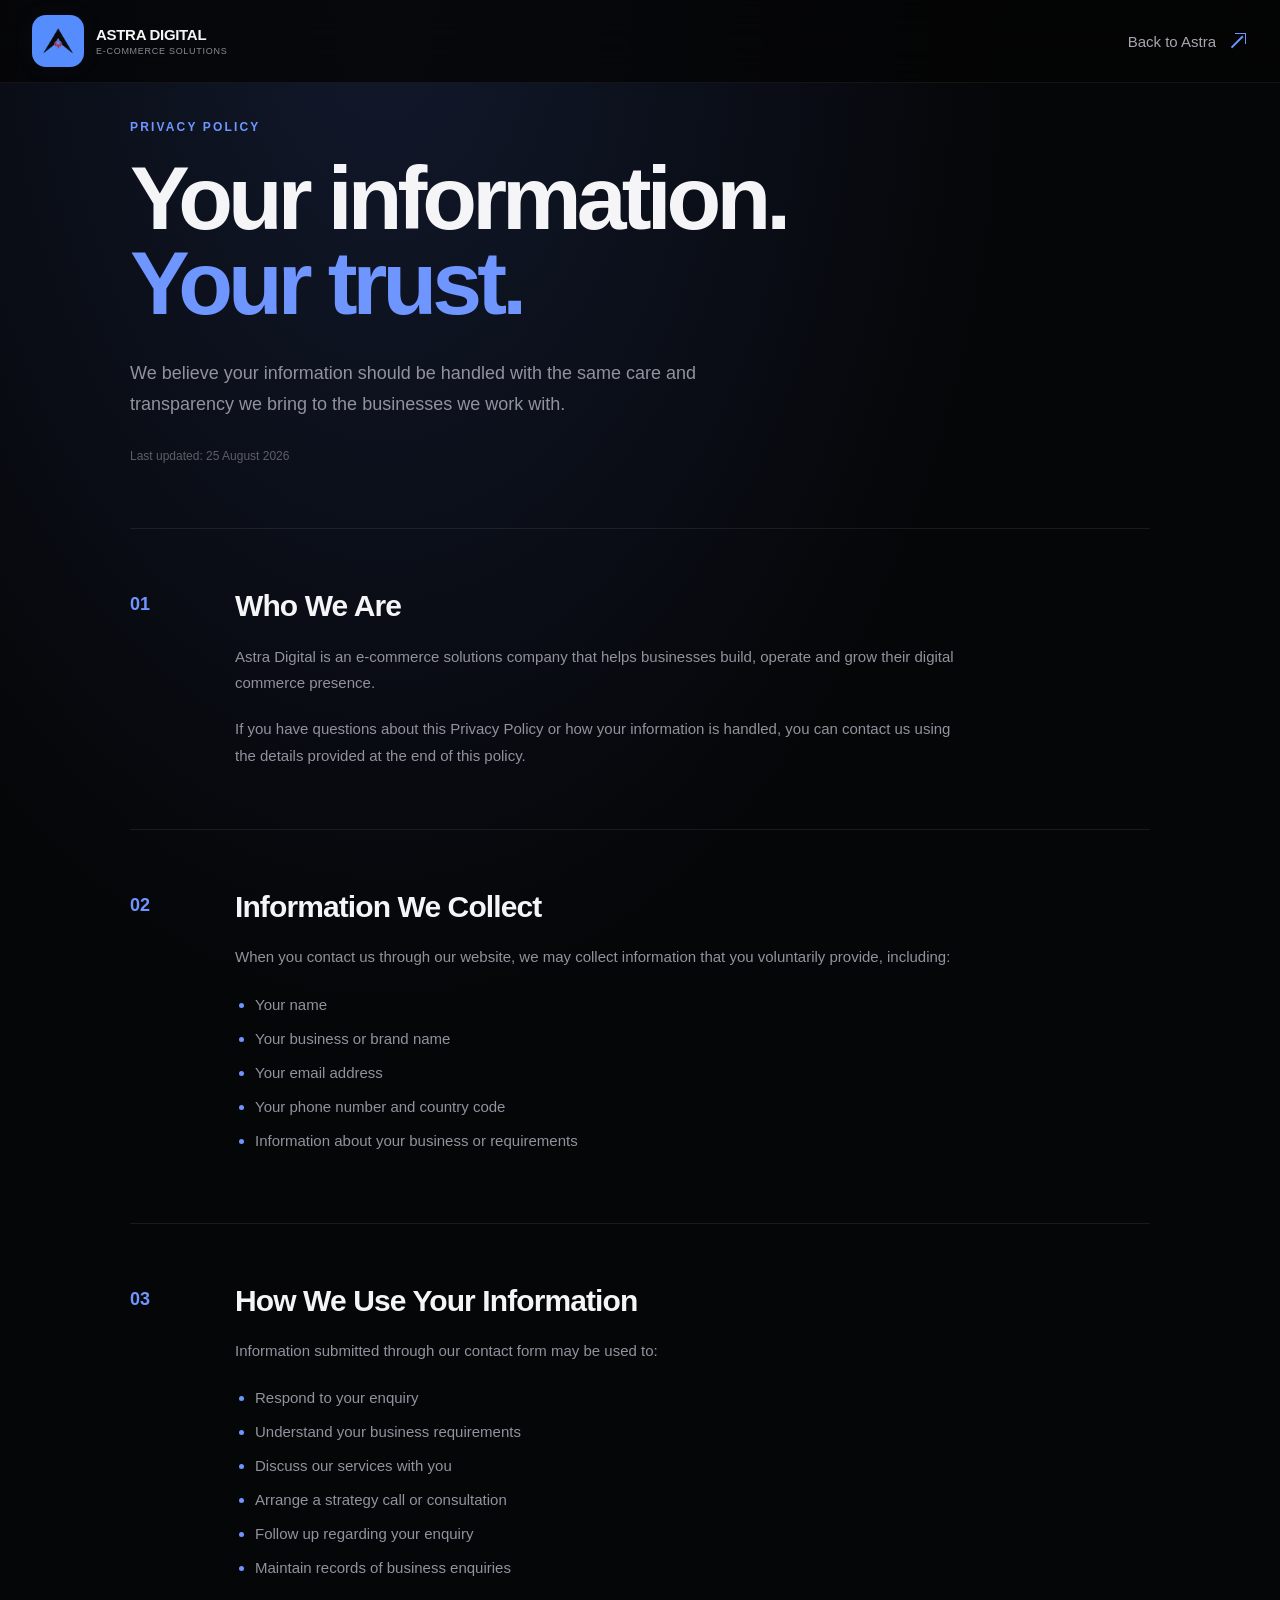
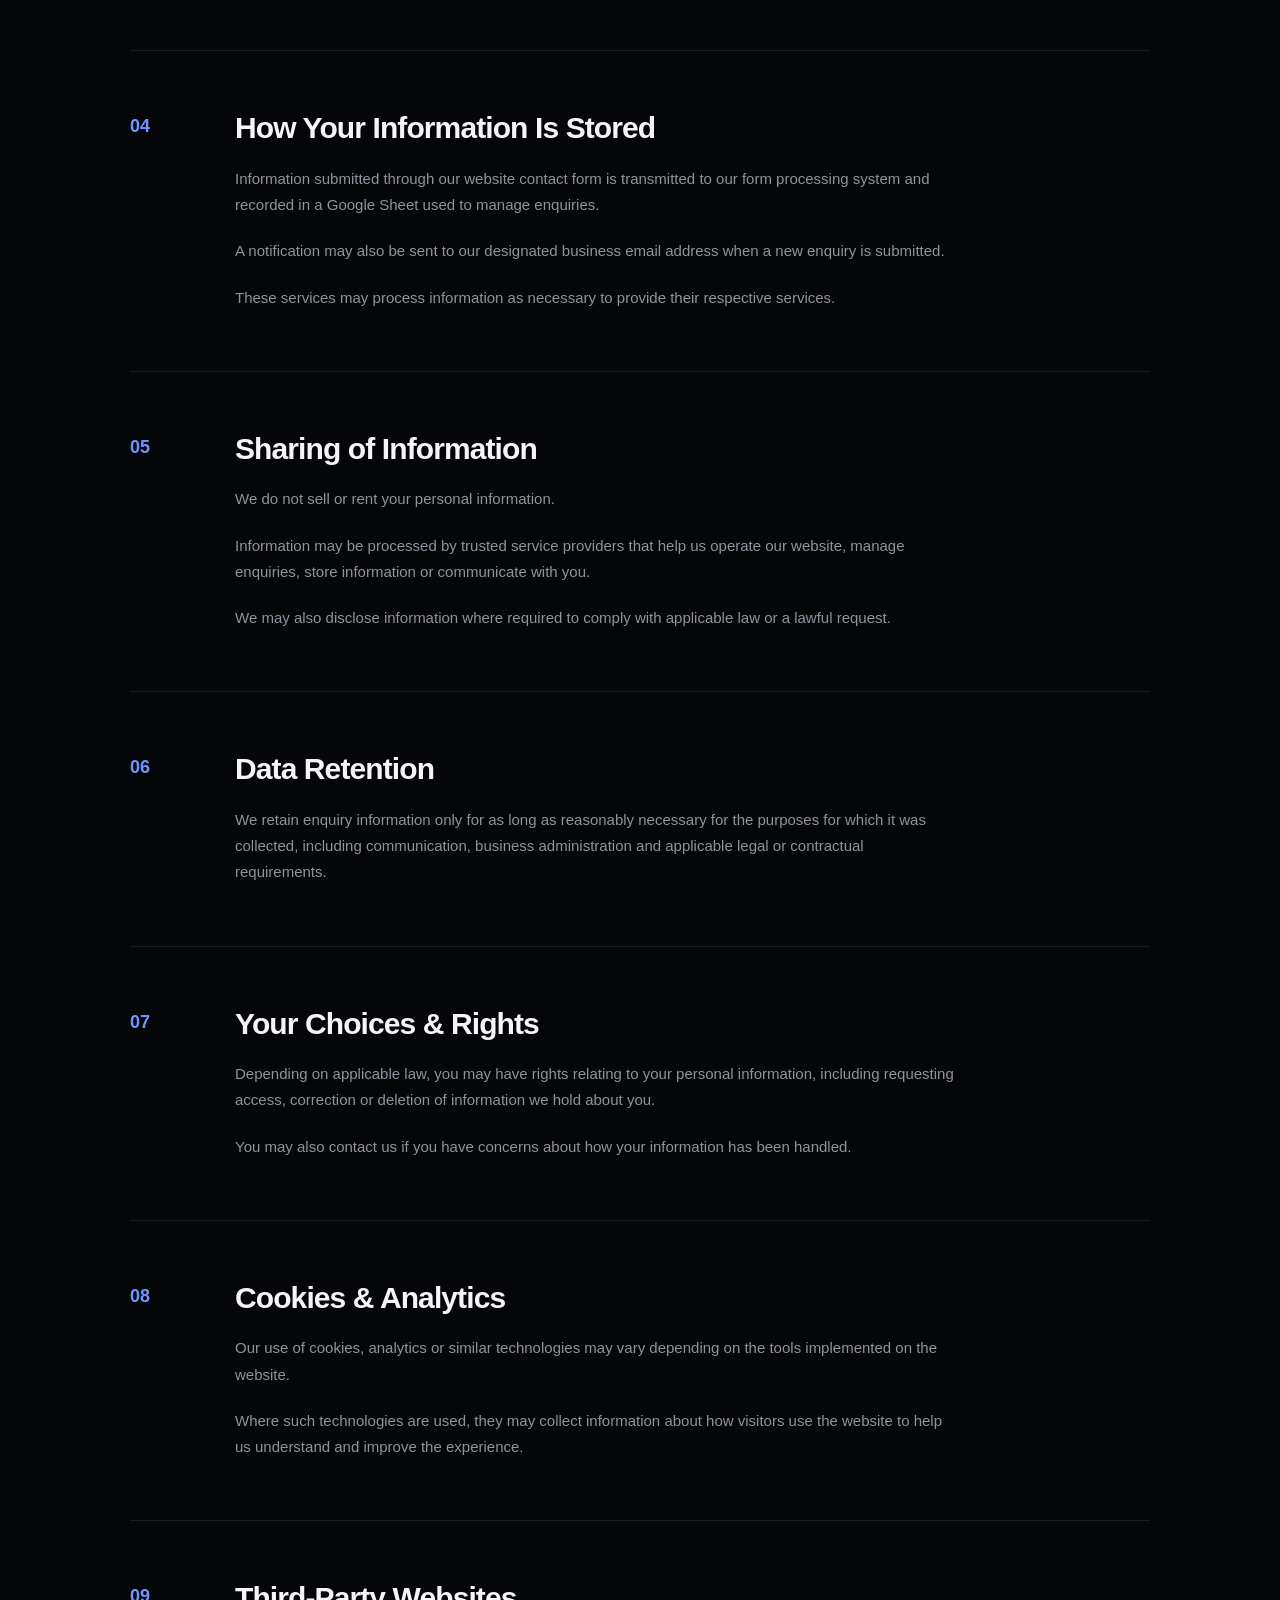
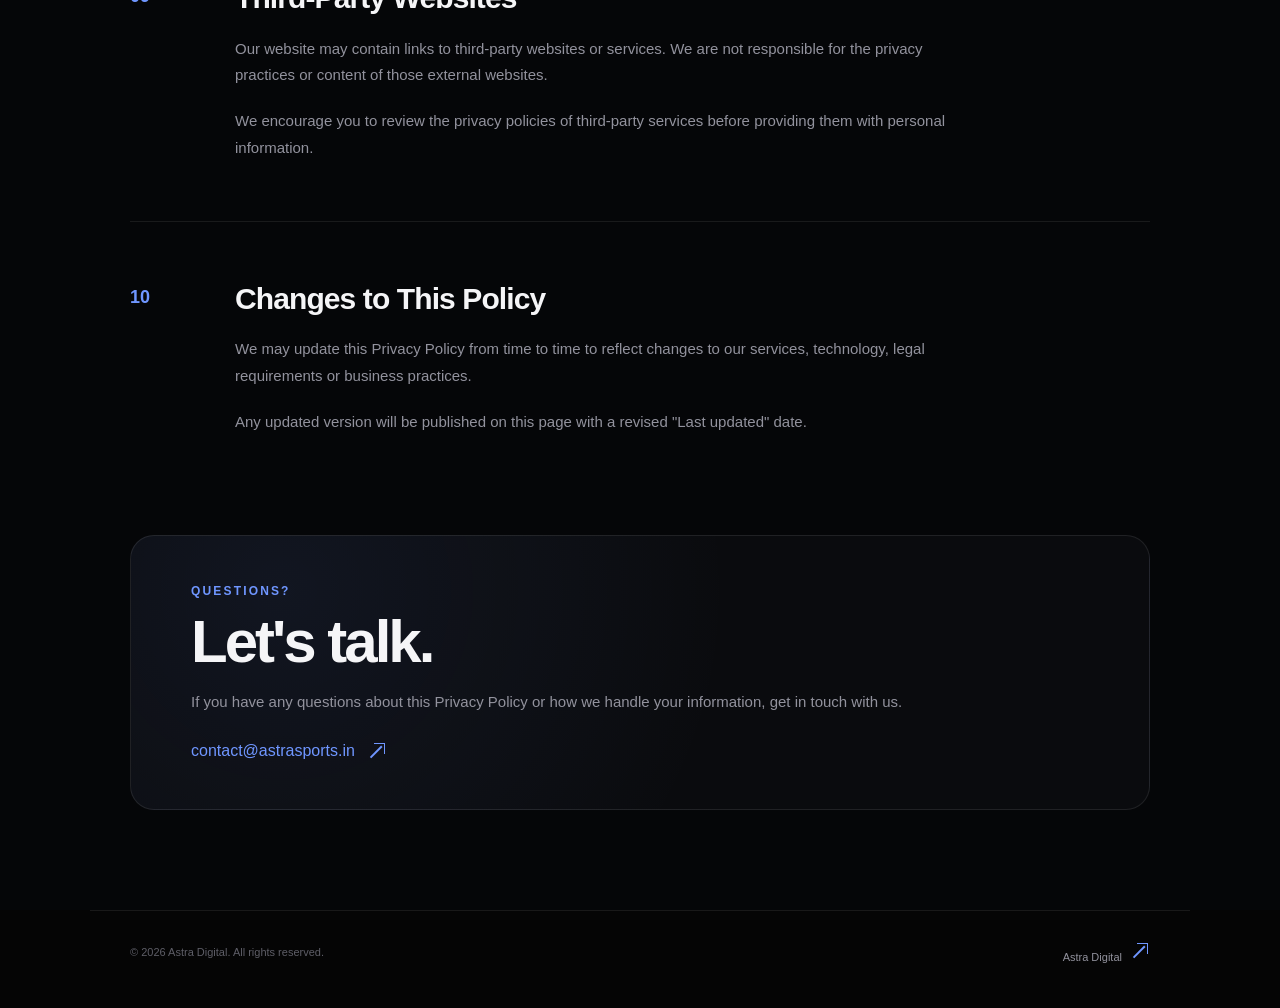
<file: privacy-policy.html>
<!DOCTYPE html>
<html lang="en">

<head>
    <meta charset="UTF-8">

    <meta
        name="viewport"
        content="width=device-width, initial-scale=1.0"
    >

    <title>Privacy Policy — Astra Digital</title>

    <meta
        name="description"
        content="Privacy Policy for Astra Digital — E-Commerce Solutions."
    >

    <link rel="stylesheet" href="css/styles.css">
    <link rel="stylesheet" href="css/privacy-policy.css">
</head>

<body>

   <!-- =====================================================
     PRIVACY PAGE NAVBAR
====================================================== -->

<header class="site-header privacy-header">

  <div class="container nav">

    <a href="index.html" class="logo">
      <span class="logo-mark">
        <img src="assets/images/astra-logo.png" alt="Astra Digital">
      </span>

      <span class="logo-text">
        <strong>ASTRA DIGITAL</strong>
        <small>E-COMMERCE SOLUTIONS</small>
      </span>
    </a>

    <a href="index.html" class="privacy-back">
      Back to Astra
      <span class="arrow arrow-diagonal" aria-hidden="true"></span>
    </a>

  </div>

</header>


    <!-- =========================
         PRIVACY POLICY
    ========================== -->

    <main class="privacy-page">

        <section class="privacy-hero">

            <div class="privacy-label">
                PRIVACY POLICY
            </div>

            <h1>
                Your information.
                <span>Your trust.</span>
            </h1>

            <p class="privacy-intro">
                We believe your information should be handled
                with the same care and transparency we bring
                to the businesses we work with.
            </p>

            <div class="privacy-updated">
                Last updated: 25 August 2026
            </div>

        </section>


        <section class="privacy-content">

            <article class="privacy-block">

                <span class="privacy-number">01</span>

                <div>
                    <h2>Who We Are</h2>

                    <p>
                        Astra Digital is an e-commerce solutions
                        company that helps businesses build,
                        operate and grow their digital commerce
                        presence.
                    </p>

                    <p>
                        If you have questions about this Privacy
                        Policy or how your information is handled,
                        you can contact us using the details provided
                        at the end of this policy.
                    </p>
                </div>

            </article>


            <article class="privacy-block">

                <span class="privacy-number">02</span>

                <div>
                    <h2>Information We Collect</h2>

                    <p>
                        When you contact us through our website,
                        we may collect information that you
                        voluntarily provide, including:
                    </p>

                    <ul>
                        <li>Your name</li>
                        <li>Your business or brand name</li>
                        <li>Your email address</li>
                        <li>Your phone number and country code</li>
                        <li>Information about your business or requirements</li>
                    </ul>

                </div>

            </article>


            <article class="privacy-block">

                <span class="privacy-number">03</span>

                <div>
                    <h2>How We Use Your Information</h2>

                    <p>
                        Information submitted through our contact
                        form may be used to:
                    </p>

                    <ul>
                        <li>Respond to your enquiry</li>
                        <li>Understand your business requirements</li>
                        <li>Discuss our services with you</li>
                        <li>Arrange a strategy call or consultation</li>
                        <li>Follow up regarding your enquiry</li>
                        <li>Maintain records of business enquiries</li>
                    </ul>

                </div>

            </article>


            <article class="privacy-block">

                <span class="privacy-number">04</span>

                <div>
                    <h2>How Your Information Is Stored</h2>

                    <p>
                        Information submitted through our website
                        contact form is transmitted to our form
                        processing system and recorded in a
                        Google Sheet used to manage enquiries.
                    </p>

                    <p>
                        A notification may also be sent to our
                        designated business email address when
                        a new enquiry is submitted.
                    </p>

                    <p>
                        These services may process information
                        as necessary to provide their respective
                        services.
                    </p>

                </div>

            </article>


            <article class="privacy-block">

                <span class="privacy-number">05</span>

                <div>
                    <h2>Sharing of Information</h2>

                    <p>
                        We do not sell or rent your personal
                        information.
                    </p>

                    <p>
                        Information may be processed by trusted
                        service providers that help us operate
                        our website, manage enquiries, store
                        information or communicate with you.
                    </p>

                    <p>
                        We may also disclose information where
                        required to comply with applicable law
                        or a lawful request.
                    </p>

                </div>

            </article>


            <article class="privacy-block">

                <span class="privacy-number">06</span>

                <div>
                    <h2>Data Retention</h2>

                    <p>
                        We retain enquiry information only for as
                        long as reasonably necessary for the
                        purposes for which it was collected,
                        including communication, business
                        administration and applicable legal or
                        contractual requirements.
                    </p>

                </div>

            </article>


            <article class="privacy-block">

                <span class="privacy-number">07</span>

                <div>
                    <h2>Your Choices &amp; Rights</h2>

                    <p>
                        Depending on applicable law, you may have
                        rights relating to your personal information,
                        including requesting access, correction or
                        deletion of information we hold about you.
                    </p>

                    <p>
                        You may also contact us if you have concerns
                        about how your information has been handled.
                    </p>

                </div>

            </article>


            <article class="privacy-block">

                <span class="privacy-number">08</span>

                <div>
                    <h2>Cookies &amp; Analytics</h2>

                    <p>
                        Our use of cookies, analytics or similar
                        technologies may vary depending on the
                        tools implemented on the website.
                    </p>

                    <p>
                        Where such technologies are used, they may
                        collect information about how visitors use
                        the website to help us understand and improve
                        the experience.
                    </p>

                </div>

            </article>


            <article class="privacy-block">

                <span class="privacy-number">09</span>

                <div>
                    <h2>Third-Party Websites</h2>

                    <p>
                        Our website may contain links to third-party
                        websites or services. We are not responsible
                        for the privacy practices or content of
                        those external websites.
                    </p>

                    <p>
                        We encourage you to review the privacy
                        policies of third-party services before
                        providing them with personal information.
                    </p>

                </div>

            </article>


            <article class="privacy-block">

                <span class="privacy-number">10</span>

                <div>
                    <h2>Changes to This Policy</h2>

                    <p>
                        We may update this Privacy Policy from time
                        to time to reflect changes to our services,
                        technology, legal requirements or business
                        practices.
                    </p>

                    <p>
                        Any updated version will be published on
                        this page with a revised "Last updated"
                        date.
                    </p>

                </div>

            </article>


            <!-- =========================
                 CONTACT CTA
            ========================== -->

            <section class="privacy-contact">

                <div class="privacy-label">
                    QUESTIONS?
                </div>

                <h2>
                    Let's talk.
                </h2>

                <p>
                    If you have any questions about this Privacy
                    Policy or how we handle your information,
                    get in touch with us.
                </p>

                <a
                    href="mailto:contact@astrasports.in"
                    class="privacy-email"
                >
                    contact@astrasports.in
                    <span class="arrow arrow-diagonal" aria-hidden="true"></span>
                </a>

            </section>

        </section>

    </main>


    <!-- =========================
         FOOTER
    ========================== -->

    <footer class="privacy-footer">

        <div>
            © 2026 Astra Digital. All rights reserved.
        </div>

        <a href="index.html">
            Astra Digital
           <span class="arrow arrow-diagonal" aria-hidden="true"></span>
        </a>

    </footer>

</body>

</html>
</file>
<file: css/styles.css>
/* =========================================================
   ASTRA DIGITAL
   GLOBAL DESIGN SYSTEM
========================================================= */

:root {
  --bg: #050505;
  --surface: #0f0f0f;
  --surface-2: #131313;
  --surface-3: #181818;

  --text: #f5f5f5;
  --text-soft: #c2c2c8;
  --text-muted: #8b8b95;
  --text-dim: #66666f;

  --blue: #558dff;
  --blue-bright: #6b98ff;
  --purple: #8b5cf6;

  --border: rgba(255, 255, 255, 0.08);
  --border-hover: rgba(255, 255, 255, 0.18);

  --green: #25d366;

  --container: 1280px;
  --gutter: 32px;

  --radius-sm: 12px;
  --radius-md: 16px;
  --radius-lg: 20px;
  --radius-xl: 24px;

  --ease: cubic-bezier(0.22, 1, 0.36, 1);
}


/* =========================================================
   RESET
========================================================= */

* {
  margin: 0;
  padding: 0;
  box-sizing: border-box;
}

html {
  scroll-behavior: smooth;
  background: var(--bg);
}

body {
  min-height: 100vh;

  background: var(--bg);
  color: var(--text);

  font-family: "Inter", sans-serif;

  -webkit-font-smoothing: antialiased;
  -moz-osx-font-smoothing: grayscale;

  overflow-x: hidden;
}

body,
button,
input,
textarea {
  font-family: "Inter", sans-serif;
}

a {
  color: inherit;
  text-decoration: none;
}

button,
input,
textarea {
  border: 0;
  outline: 0;
}

button {
  cursor: pointer;
}

img {
  max-width: 100%;
  display: block;
}

::selection {
  background: rgba(85, 141, 255, 0.35);
  color: #fff;
}


/* =========================================================
   GLOBAL
========================================================= */

.container {
  width: min(calc(100% - (var(--gutter) * 2)), var(--container));
  margin: 0 auto;
}

.section {
  position: relative;
  padding: 80px 0;
  background: var(--bg);
}

.section-label {
  display: inline-block;

  color: #a6a6af;

  font-family: "Inter", sans-serif;
  font-size: 11px;
  font-weight: 600;

  letter-spacing: 0.18em;
  text-transform: uppercase;
}

.section-heading {
  max-width: 760px;
  margin-bottom: 25px;
}

.section-heading.centered {
  margin-left: auto;
  margin-right: auto;
  text-align: center;
}

.section-heading h2 {
  margin-top: 18px;

  font-size: clamp(42px, 5vw, 64px);
  line-height: 1.05;

  letter-spacing: -0.045em;
  font-weight: 700;
}

.section-heading h2 span {
  display: block;

  color: #7d7d86;
}

.section-heading p {
  max-width: 680px;

  margin-top: 22px;

  color: var(--text-muted);

  font-size: 17px;
  line-height: 1.7;
}


/* =========================================================
   NAVBAR
========================================================= */

.site-header {
  position: fixed;

  top: 0;
  left: 0;

  width: 100%;

  z-index: 1000;

  border-bottom: 1px solid rgba(255, 255, 255, 0.06);

  background: rgba(5, 5, 5, 0.78);

  backdrop-filter: blur(20px);
  -webkit-backdrop-filter: blur(20px);
}

.nav {
  height: 82px;

  display: flex;
  align-items: center;
  justify-content: space-between;
}

.logo {
  display: inline-flex;
  align-items: center;

  gap: 12px;

  flex-shrink: 0;
}

.logo-mark {
  width: 52px;
  height: 52px;

  display: grid;
  place-items: center;

  flex-shrink: 0;

  border-radius: 14px;

  background: #558DFF;
  box-shadow: 0 0 25px rgba(85, 141, 255, 0.06);

  overflow: hidden;
}

.logo-mark img {
  width: 46px;
  height: 46px;

  display: block;

  object-fit: contain;
}

.logo-text {
  display: flex;
  flex-direction: column;

  gap: 3px;
}

.logo-text strong {
  font-size: 15px;
  font-weight: 700;

  letter-spacing: -0.02em;
}

.logo-text small {
  color: var(--text-muted);

  font-size: 9px;
  font-weight: 500;

  letter-spacing: 0.08em;
}

.nav-links {
  display: flex;
  align-items: center;

  gap: 36px;

  margin-left: auto;
  margin-right: 55px;
}

.nav-links a {
  color: #a5a5ad;

  font-size: 13px;
  font-weight: 500;

  transition:
    color 0.3s ease;
}

.nav-links a:hover {
  color: #fff;
}

.nav-button {
  display: inline-flex;
  align-items: center;
  justify-content: center;

  gap: 9px;

  min-height: 44px;

  padding: 0 18px;

  border-radius: 12px;

  background: var(--blue);

  color: #fff;

  font-size: 12px;
  font-weight: 600;

  transition:
    transform 0.3s var(--ease),
    background 0.3s ease,
    box-shadow 0.3s ease;
}

.nav-button:hover {
  transform: translateY(-2px);

  background: var(--blue-bright);

  box-shadow:
    0 12px 30px rgba(85, 141, 255, 0.2);
}

.nav-button span {
  font-size: 16px;
}

.mobile-menu-toggle {
  display: none;

  width: 42px;
  height: 42px;

  border: 1px solid var(--border);
  border-radius: 12px;

  background: var(--surface);

  flex-direction: column;
  align-items: center;
  justify-content: center;

  gap: 4px;
}

.mobile-menu-toggle span {
    display: block;

    width: 18px;
    height: 2px;

    border-radius: 10px;

    background: #fff;

    transition:
        transform 0.35s cubic-bezier(0.22, 1, 0.36, 1),
        opacity 0.25s ease;
}

.mobile-menu-toggle.active span:nth-child(1) {
    transform: translateY(4px) rotate(45deg);
}

.mobile-menu-toggle.active span:nth-child(2) {
    opacity: 0;
}

.mobile-menu-toggle.active span:nth-child(3) {
    transform: translateY(-4px) rotate(-45deg);
}

.mobile-menu {
  display: none;
}



/* =========================================================
   BUTTONS
========================================================= */

.button {
  min-height: 54px;

  display: inline-flex;
  align-items: center;
  justify-content: center;

  gap: 10px;

  padding: 0 23px;

  border-radius: 12px;

  font-size: 14px;
  font-weight: 600;

  transition:
    transform 0.3s var(--ease),
    border-color 0.3s ease,
    background 0.3s ease,
    box-shadow 0.3s ease;
}

.button-primary {
  background:
    linear-gradient(
      100deg,
      var(--blue),
      var(--purple)
    );

  color: #fff;

  box-shadow:
    0 14px 35px rgba(85, 141, 255, 0.16);
}

.button-primary:hover {
  transform: translateY(-3px);

  box-shadow:
    0 20px 45px rgba(85, 141, 255, 0.25);
}

.button-secondary {
  border: 1px solid var(--border);

  background: rgba(255, 255, 255, 0.015);

  color: #fff;
}

.button-secondary:hover {
  transform: translateY(-3px);

  border-color: var(--border-hover);

  background: rgba(255, 255, 255, 0.04);
}


/* =========================================================
   HERO — ASTRA DIGITAL
========================================================= */

.hero {
  position: relative;
  min-height: 100vh;

  display: flex;
  align-items: center;

  padding-top: 82px;

  overflow: hidden;

  background:
    radial-gradient(
      900px 500px at 50% 0%,
      rgba(52, 72, 170, 0.18),
      transparent 72%
    ),
    radial-gradient(
      700px 500px at 90% 28%,
      rgba(104, 65, 170, 0.10),
      transparent 72%
    ),
    #050505;
}


/* =========================================================
   HERO ATMOSPHERE
========================================================= */

.hero::before {
  content: "";

  position: absolute;
  inset: 0;

  pointer-events: none;

  background:
    radial-gradient(
      800px 420px at 50% -5%,
      rgba(72, 92, 220, 0.16),
      transparent 72%
    ),
    radial-gradient(
      600px 420px at 82% 30%,
      rgba(122, 73, 190, 0.08),
      transparent 72%
    );

  z-index: 0;
}


/* Soft concentrated glow */

.hero-bg-glow {
  position: absolute;

  width: 1000px;
  height: 560px;

  top: -260px;
  left: 50%;

  transform: translateX(-50%);

  border-radius: 50%;

  background:
    radial-gradient(
      ellipse at center,
      rgba(67, 89, 210, 0.20) 0%,
      rgba(67, 89, 210, 0.10) 32%,
      rgba(67, 89, 210, 0.035) 52%,
      transparent 74%
    );

  filter: blur(42px);

  pointer-events: none;

  z-index: 0;
}


/* Subtle purple atmosphere on the right */

.hero::after {
  content: "";

  position: absolute;

  width: 700px;
  height: 500px;

  top: 100px;
  right: -320px;

  border-radius: 50%;

  background:
    radial-gradient(
      ellipse,
      rgba(126, 76, 190, 0.075),
      transparent 70%
    );

  filter: blur(55px);

  pointer-events: none;

  z-index: 0;
}


/* =========================================================
   HERO CONTAINER
========================================================= */

.hero-container {
  position: relative;
  z-index: 2;

  width: min(
    calc(100% - 64px),
    1180px
  );

  min-height: calc(100vh - 82px);

  margin: 0 auto;

  display: flex;
  align-items: center;
  justify-content: center;

  padding: 70px 0 100px;
}


/* =========================================================
   HERO CONTENT
========================================================= */

.hero-content {
  width: 100%;

  max-width: 1050px;

  margin: 0 auto;

  text-align: center;
}


/* =========================================================
   EYEBROW
========================================================= */

.hero-eyebrow {
  width: fit-content;

  margin: 0 auto 28px;

  display: inline-flex;
  align-items: center;

  gap: 9px;

  padding: 8px 13px;

  border: 1px solid rgba(120, 135, 255, 0.20);

  border-radius: 999px;

  background:
    rgba(65, 78, 170, 0.075);

  color: #a4add2;

  font-size: 10px;
  font-weight: 600;

  letter-spacing: 0.17em;

  box-shadow:
    inset 0 0 20px rgba(80, 100, 255, 0.025);
}

.hero-eyebrow-dot {
  width: 6px;
  height: 6px;

  flex-shrink: 0;

  border-radius: 50%;

  background: #718bff;

  box-shadow:
    0 0 12px rgba(113, 139, 255, 0.8);
}


/* =========================================================
   HEADLINE
========================================================= */

.hero-title {
  max-width: 1050px;

  margin: 0 auto;

  color: #f7f7f8;

  font-size: clamp(58px, 5.35vw, 82px);

  font-weight: 700;

  line-height: 1.02;

  letter-spacing: -0.055em;
}

.hero-title .hero-accent {
  display: inline;

  background:
    linear-gradient(
      90deg,
      #628cff 0%,
      #7284ff 35%,
      #8875f7 68%,
      #9a6de8 100%
    );

  -webkit-background-clip: text;
  background-clip: text;

  -webkit-text-fill-color: transparent;

  color: transparent;
}


/* =========================================================
   DESCRIPTION
========================================================= */

.hero-description {
  max-width: 900px;

  margin: 30px auto 0;

  color: #a6a6b0;

  font-size: 18px;

  line-height: 1.65;

  text-align: center;
}


/* =========================================================
   HERO ACTIONS
========================================================= */

.hero-actions {
  display: flex;

  align-items: center;
  justify-content: center;

  gap: 12px;

  margin-top: 34px;
}


/* =========================================================
   HERO BUTTON
========================================================= */

.hero-btn {
  min-height: 52px;

  display: inline-flex;
  align-items: center;
  justify-content: center;

  gap: 9px;

  padding: 0 21px;

  border-radius: 11px;

  font-size: 12px;
  font-weight: 600;

  transition:
    transform 0.3s var(--ease),
    background 0.3s ease,
    border-color 0.3s ease,
    box-shadow 0.3s ease;
}


/* Primary */

.hero-btn-primary {
  border:
    1px solid rgba(112, 130, 255, 0.55);

  background:
    linear-gradient(
      135deg,
      #587dff 0%,
      #6675ff 50%,
      #7568ef 100%
    );

  color: #fff;

  box-shadow:
    0 12px 32px rgba(76, 100, 255, 0.18);
}

.hero-btn-primary:hover {
  transform: translateY(-2px);

  box-shadow:
    0 16px 38px rgba(76, 100, 255, 0.27);
}

.hero-btn-primary span {
  font-size: 16px;
}


/* Secondary */

.hero-btn-secondary {
  border:
    1px solid rgba(255, 255, 255, 0.10);

  background:
    rgba(255, 255, 255, 0.018);

  color: #d5d5da;
}

.hero-btn-secondary:hover {
  transform: translateY(-2px);

  border-color:
    rgba(255, 255, 255, 0.18);

  background:
    rgba(255, 255, 255, 0.045);
}


/* =========================================================
   TRUST
========================================================= */

.hero-trust {
  display: flex;
  align-items: center;
  justify-content: center;

  gap: 8px;

  margin-top: 22px;

  color: #66666f;

  font-size: 10px;
}

.hero-trust-dot {
  width: 5px;
  height: 5px;

  border-radius: 50%;

  background: #4fbb79;

  box-shadow:
    0 0 8px rgba(79, 187, 121, 0.35);
}


/* =========================================================
   HERO MOBILE
========================================================= */

@media (max-width: 768px) {

  .hero {
    min-height: auto;

    padding-top: 30px;

    background:
      radial-gradient(
        500px 350px at 50% 0%,
        rgba(52, 72, 170, 0.14),
        transparent 72%
      ),
      #050505;
  }

  .hero-container {
    width:
      calc(100% - 40px);

    min-height:
      calc(100vh - 70px);

    padding:
      80px 0
      70px;
  }

  .hero-content {
    max-width: 100%;
  }

  .hero-eyebrow {
    margin-bottom: 22px;

    padding: 7px 11px;

    font-size: 8px;

    letter-spacing: 0.14em;
  }

  .hero-title {
    font-size:
      clamp(43px, 12vw, 58px);

    line-height: 0.99;

    letter-spacing: -0.055em;
  }

  .hero-title span {
    margin-top: 3px;
  }

  .hero-description {
    max-width: 500px;

    margin-top: 23px;

    font-size: 14px;

    line-height: 1.65;
  }

  .hero-actions {
    flex-direction: column;

    width: 100%;

    margin-top: 28px;
  }

  .hero-btn {
    width: 100%;

    min-height: 52px;
  }

  .hero-trust {
    margin-top: 20px;

    font-size: 9px;
  }

  .hero-bg-glow {
    width: 650px;
    height: 400px;

    top: -180px;
  }

  .hero::after {
    width: 450px;
    height: 350px;

    right: -280px;
    top: 180px;
  }
}


@media (max-width: 420px) {

  .hero-container {
    width:
      calc(100% - 32px);

    padding-top: 65px;
  }

  .hero-title {
    font-size: 43px;
  }

  .hero-description {
    font-size: 13px;
  }
}


/* =========================================================
   PARTNERS
========================================================= */

.partners-section {
  border-top: 1px solid rgba(255, 255, 255, 0.05);
}

.platform-grid {
  display: grid;

  grid-template-columns: repeat(4, 1fr);

  gap: 16px;
}

.platform-card {
  position: relative;

  min-height: 290px;

  padding: 30px;

  display: flex;
  flex-direction: column;

  border:
    1px solid var(--border);

  border-radius: var(--radius-lg);

  background: var(--surface);

  transition:
    transform 0.4s var(--ease),
    border-color 0.4s ease,
    background 0.4s ease;
}

.platform-card:hover {
  transform: translateY(-6px);

  border-color: var(--border-hover);

  background: #111115;
}

.platform-logo {
  width: 52px;
  height: 52px;

  display: grid;
  place-items: center;

  margin-bottom: 42px;

  border-radius: 15px;

  font-size: 20px;
  font-weight: 700;
}

.shopify-logo {
  background: rgba(149, 191, 71, 0.12);
  color: #95bf47;
}

.google-logo {
  background: rgba(66, 133, 244, 0.12);
  color: #7da8ff;
}

.meta-logo {
  background: rgba(24, 119, 242, 0.12);
  color: #5b9cff;
}

.platform-content {
  max-width: 330px;
}

.platform-content > span {
  color: var(--text-dim);

  font-size: 9px;
  font-weight: 600;

  letter-spacing: 0.16em;
}

.platform-content h3 {
  margin-top: 10px;

  font-size: 28px;
  font-weight: 600;

  letter-spacing: -0.03em;
}

.platform-content p {
  margin-top: 10px;

  color: var(--text-muted);

  font-size: 13px;
  line-height: 1.6;
}

.card-arrow {
  position: absolute;

  right: 25px;
  bottom: 25px;

  color: #55555d;

  font-size: 18px;

  transition:
    color 0.3s ease,
    transform 0.3s ease;
}

.platform-card:hover .card-arrow {
  color: #fff;

  transform: translate(3px, -3px);
}


/* =====================================================
   SERVICES SECTION
===================================================== */

.services-section {
    width: 100%;
    padding: 120px 0;
    background: #050505;
    color: #f5f5f7;
}

.services-container {
    width: min(1400px, calc(100% - 80px));
    margin: 0 auto;
}


/* =====================================================
   HEADER
===================================================== */

.services-header {
    max-width: 900px;
    margin-bottom: 70px;
}

.services-eyebrow {
    display: block;
    margin-bottom: 18px;

    color: #7fa8ff;

    font-size: 13px;
    font-weight: 600;
    letter-spacing: 4px;
    text-transform: uppercase;
}

.services-title {
    margin: 0 0 22px;

    font-size: clamp(48px, 5vw, 72px);
    line-height: 1.02;
    letter-spacing: -3px;
    font-weight: 650;
}

.services-description {
    max-width: 820px;
    margin: 0;

    color: #9b9ba5;

    font-size: 20px;
    line-height: 1.6;
}


/* =====================================================
   SERVICES GRID
===================================================== */

.services-grid {
    display: grid;
    grid-template-columns: repeat(3, 1fr);
    gap: 20px;
}


/* =====================================================
   SERVICE CARD
===================================================== */

.service-card {
    position: relative;

    min-height: 310px;

    padding: 28px;

    display: flex;
    flex-direction: column;

    background: #101010;

    border: 1px solid #292929;
    border-radius: 18px;

    transition:
        transform 0.3s ease,
        border-color 0.3s ease,
        background 0.3s ease;
}

.service-card:hover {
    transform: translateY(-5px);

    background: #121212;

    border-color: #393939;
}


/* =====================================================
   SERVICE NUMBER
===================================================== */

.service-icon {
    width: 52px;
    height: 52px;

    margin-bottom: 28px;

    display: flex;
    align-items: center;
    justify-content: center;

    background: #1d2536;

    border-radius: 14px;

    color: #86adff;
}

.service-icon span {
    font-size: 14px;
    font-weight: 600;
    letter-spacing: 1px;
}


/* Individual accents */

.service-icon-build {
    color: #91b5ff;
}

.service-icon-grow {
    color: #8faeff;
}

.service-icon-retain {
    color: #a394ff;
}

.service-icon-operate {
    color: #8aaeff;
}

.service-icon-presence {
    color: #91b5ff;
}

.service-icon-marketplace {
    color: #a18fff;
}


/* =====================================================
   CARD CONTENT
===================================================== */

.service-content {
    height: 100%;

    display: flex;
    flex-direction: column;
}

.service-category {
    margin-bottom: 11px;

    color: #73737f;

    font-size: 11px;
    font-weight: 600;
    letter-spacing: 2px;
    text-transform: uppercase;
}

.service-content h3 {
    margin: 0 0 13px;

    color: #f1f1f3;

    font-size: 23px;
    line-height: 1.25;
    font-weight: 600;

    letter-spacing: -0.5px;
}

.service-content p {
    max-width: 430px;

    margin: 0;

    color: #9b9ba5;

    font-size: 16px;
    line-height: 1.55;
}


/* =====================================================
   LEARN MORE
===================================================== */

.service-link {
    width: fit-content;

    margin-top: auto;
    padding-top: 25px;

    display: inline-flex;
    align-items: center;
    gap: 8px;

    color: #82aaff;

    font-size: 16px;
    font-weight: 500;

    text-decoration: none;

    transition:
        gap 0.25s ease,
        color 0.25s ease;
}

.service-link span {
    font-size: 21px;
    line-height: 1;
}

.service-link:hover {
    gap: 13px;
    color: #a5c1ff;
}


/* =====================================================
   TABLET
===================================================== */

@media (max-width: 1000px) {

    .services-grid {
        grid-template-columns: repeat(2, 1fr);
    }

}


/* =====================================================
   MOBILE
===================================================== */

@media (max-width: 700px) {

    .services-section {
        padding: 80px 0 90px;
    }

    .services-container {
        width: calc(100% - 40px);
    }

    .services-header {
        margin-bottom: 45px;
    }

    .services-eyebrow {
        margin-bottom: 15px;

        font-size: 12px;
        letter-spacing: 3px;
    }

    .services-title {
        margin-bottom: 18px;

        font-size: 44px;
        line-height: 1.02;
        letter-spacing: -2px;
    }

    .services-description {
        font-size: 17px;
        line-height: 1.6;
    }

    .services-grid {
        grid-template-columns: 1fr;
        gap: 16px;
    }

    .service-card {
        min-height: 285px;
        padding: 24px;

        border-radius: 16px;
    }

    .service-icon {
        width: 48px;
        height: 48px;

        margin-bottom: 24px;

        border-radius: 13px;
    }

    .service-content h3 {
        font-size: 21px;
    }

    .service-content p {
        font-size: 16px;
    }

    .service-link {
        padding-top: 22px;
    }

}

/* =====================================================
   SERVICES — DESKTOP CARD LAYOUT
===================================================== */

.service-card {
    display: grid;
    grid-template-columns: 60px minmax(0, 1fr);
    column-gap: 20px;
}


/* NUMBER */

.service-icon {
    grid-column: 1;
    grid-row: 1;

    margin: 0;
}


/* CATEGORY + HEADING */

.service-content {
    grid-column: 2;
    grid-row: 1;

    min-width: 0;
}


/* CATEGORY */

.service-category {
    margin: 0 0 12px;
}


/* HEADING */

.service-card h3 {
    margin: 0;
}


/* PARAGRAPH — FULL WIDTH */

.service-card > p {
    grid-column: 1 / -1;
    grid-row: 2;

    margin: 25px 0 0;
}

.service-card h3 {
    margin: 0;
    min-height: 60px;
}

/* LEARN MORE — FULL WIDTH */

.service-card > .service-link {
    grid-column: 1 / -1;
    grid-row: 3;

    margin-top: 0px;
}


/* =====================================================
   SELECTED WORK
===================================================== */

.work-section {
    width: 100%;
    padding: 120px 0 80px;

    background: #050505;
    color: #f5f5f7;
}

.work-container {
    width: min(1440px, calc(100% - 80px));
    margin: 0 auto;
}


/* =====================================================
   HEADER
===================================================== */

.work-header {
    display: grid;
    grid-template-columns: minmax(0, 1fr) 360px;
    gap: 80px;

    align-items: end;

    margin-bottom: 70px;
}

.work-eyebrow {
    display: block;

    margin-bottom: 20px;

    color: #6f96ff;

    font-size: 12px;
    font-weight: 600;
    letter-spacing: 3px;

    text-transform: uppercase;
}

.work-heading h2 {
    max-width: 800px;

    margin: 0;

    color: #f5f5f7;

    font-size: clamp(52px, 5vw, 78px);
    line-height: 0.98;

    letter-spacing: -4px;
    font-weight: 650;
}

.work-heading h2 span {
    display: block;
    color: #6f96ff;
}


.work-intro {
    margin: 0;

    color: #a0a0aa;

    font-size: 17px;
    line-height: 1.55;
}


/* =====================================================
   WORK GRID
===================================================== */

.work-grid {
    display: grid;

    grid-template-columns: repeat(3, 1fr);

    gap: 18px;
}


/* =====================================================
   WORK CARD
===================================================== */

.work-card {
    display: block;

    overflow: hidden;

    background: #101010;

    border: 1px solid #272727;
    border-radius: 20px;

    color: inherit;
    text-decoration: none;

    transition:
        transform 0.35s ease,
        border-color 0.35s ease;
}

.work-card:hover {
    transform: translateY(-6px);

    border-color: #3a3a3a;
}


/* =====================================================
   WEBSITE SHOWCASE IMAGE
===================================================== */

.work-image {
    position: relative;

    width: 100%;

    overflow: hidden;

    background: #111;

    line-height: 0;
}

.work-image img {
    display: block;

    width: 100%;
    height: auto;

    object-fit: contain;

    transition: transform 0.5s ease;
}

.work-card:hover .work-image img {
    transform: scale(1.02);
}


/* =====================================================
   IMAGE OVERLAY
   Optional — keep subtle
===================================================== */

.work-image-overlay {
    position: absolute;

    inset: 0;

    pointer-events: none;

    background:
        linear-gradient(
            180deg,
            rgba(0, 0, 0, 0.02) 0%,
            rgba(0, 0, 0, 0.04) 55%,
            rgba(0, 0, 0, 0.20) 100%
        );
}


/* =====================================================
   BRAND NAME OVERLAY
   Optional
===================================================== */

.work-brand {
    position: absolute;

    inset: 0;

    display: flex;
    align-items: center;
    justify-content: center;

    color: #ffffff;

    font-size: 28px;
    font-weight: 650;

    letter-spacing: -1px;

    text-shadow:
        0 2px 20px rgba(0, 0, 0, 0.35);

    pointer-events: none;
}


/* =====================================================
   CARD CONTENT
===================================================== */

.work-card-content {
    min-height: 128px;

    padding: 25px 27px;

    display: flex;
    align-items: flex-end;
    justify-content: space-between;

    gap: 20px;
}

.work-category {
    display: block;

    margin-bottom: 10px;

    color: #686871;

    font-size: 10px;
    font-weight: 600;

    letter-spacing: 2px;

    text-transform: uppercase;
}

.work-card-content h3 {
    margin: 0 0 5px;

    color: #eeeeef;

    font-size: 23px;
    line-height: 1.2;

    font-weight: 600;
}

.work-card-content p {
    margin: 0;

    color: #777780;

    font-size: 13px;
}

.work-arrow {
    flex-shrink: 0;

    color: #777780;

    font-size: 28px;
    font-weight: 300;

    transition:
        transform 0.3s ease,
        color 0.3s ease;
}

.work-card:hover .work-arrow {
    color: #9ab8ff;

    transform: translate(3px, -3px);
}


/* =====================================================
   TRUSTED BRANDS
===================================================== */

.trusted-brands {
    margin-top: 75px;
    padding-top: 28px;

    border-top: 1px solid #202020;

    display: flex;
    align-items: center;
    justify-content: space-between;

    gap: 50px;
}

.trusted-label {
    flex-shrink: 0;

    color: #686871;

    font-size: 11px;
    font-weight: 600;

    letter-spacing: 2.5px;
    text-transform: uppercase;

    white-space: nowrap;
}


/* =====================================================
   TRUSTED BRANDS — LOGO STRIP
===================================================== */

.trusted-logo-strip {
    flex: 1;

    display: flex;
    align-items: center;
    justify-content: flex-end;

    gap: 55px;
}

.trusted-logo {
    width: 140px;
    height: 55px;

    display: flex;
    align-items: center;
    justify-content: center;

    flex-shrink: 0;
}

.trusted-logo img {
    display: block;

    width: auto;
    height: auto;

    object-fit: contain;

    opacity: 0.7;

    transition:
        opacity 0.3s ease,
        transform 0.3s ease;
}


/* =====================================================
   DESKTOP — INDIVIDUAL LOGO SIZES
===================================================== */

.trusted-logo img[alt="Noah Sports"] {
    max-width: 155px;
    max-height: 40px;
}

.trusted-logo img[alt="Specton"] {
    max-width: 150px;
    max-height: 38px;
}

.trusted-logo img[alt="Ishika"] {
    max-width: 115px;
    max-height: 40px;
}

.trusted-logo img[alt="Dharitri"] {
    max-width: 95px;
    max-height: 48px;
}


/* Desktop hover */

.trusted-logo:hover img {
    opacity: 1;
    transform: scale(1.03);
}


/* =====================================================
   MOBILE
===================================================== */

@media (max-width: 768px) {

    .trusted-logo-strip {
        width: 100%;

        display: grid;
        grid-template-columns: repeat(2, minmax(0, 1fr));

        gap: 22px 18px;

        align-items: center;
        justify-content: center;

        flex: none;
    }

    .trusted-logo {
        width: 100%;
        height: 55px;

        display: flex;
        align-items: center;
        justify-content: center;

        min-width: 0;
    }

    /* Mobile sizes */

    .trusted-logo img[alt="Noah Sports"] {
        max-width: 125px;
        max-height: 34px;
    }

    .trusted-logo img[alt="Specton"] {
        max-width: 120px;
        max-height: 32px;
    }

    .trusted-logo img[alt="Ishika"] {
        max-width: 85px;
        max-height: 25px;
    }

    .trusted-logo img[alt="Dharitri"] {
        max-width: 75px;
        max-height: 45px;
    }

    /* Touch feedback */

    .trusted-logo:active img {
        opacity: 1;
        transform: scale(1.04);
    }

}

/* =====================================================
   TABLET
===================================================== */

@media (max-width: 1000px) {

    .work-header {
        grid-template-columns: 1fr;

        gap: 25px;
    }

    .work-intro {
        max-width: 600px;
    }

    .work-grid {
        grid-template-columns: 1fr;
    }

}


/* =====================================================
   MOBILE
===================================================== */

@media (max-width: 700px) {

    .work-section {
        padding: 85px 0 60px;
    }

    .work-container {
        width: calc(100% - 40px);
    }


    /* HEADER */

    .work-header {
        margin-bottom: 45px;

        gap: 20px;
    }

    .work-eyebrow {
        margin-bottom: 15px;

        font-size: 11px;
        letter-spacing: 2.5px;
    }

    .work-heading h2 {
        font-size: 45px;
        line-height: 1;

        letter-spacing: -2.5px;
    }

    .work-intro {
        font-size: 16px;
        line-height: 1.55;
    }


    /* WORK GRID */

    .work-grid {
        grid-template-columns: 1fr;

        gap: 16px;
    }


    /* WORK CARD */

    .work-card {
        border-radius: 17px;
    }


    /* IMPORTANT:
       Do NOT force a fixed height on the image.
       Our showcase images already contain the
       desktop + mobile website composition.
    */

    .work-image {
        height: auto;
    }

    .work-image img {
        width: 100%;
        height: auto;

        object-fit: contain;
    }


    /* CARD CONTENT */

    .work-card-content {
        min-height: 120px;

        padding: 22px;
    }

    .work-category {
        margin-bottom: 8px;

        font-size: 9px;
    }

    .work-card-content h3 {
        font-size: 21px;
    }

    .work-card-content p {
        font-size: 12px;
    }

    .work-arrow {
        font-size: 25px;
    }


    /* TRUSTED BRANDS */

    .trusted-brands {
        margin-top: 55px;

        padding-top: 25px;

        display: flex;
        flex-direction: column;

        align-items: flex-start;

        gap: 25px;
    }

    .trusted-label {
        margin: 0;

        font-size: 10px;
        letter-spacing: 2px;
    }


    /* LOGOS */

    .trusted-logos {
        width: 100%;

        display: flex;
        align-items: center;
        justify-content: space-between;

        gap: 20px;
    }

    .trusted-logos img {
        max-width: 90px;
        max-height: 30px;
    }

}


/* =====================================================
   SMALL MOBILE
===================================================== */

@media (max-width: 420px) {

    .work-container {
        width: calc(100% - 28px);
    }

    .work-heading h2 {
        font-size: 40px;
        letter-spacing: -2px;
    }

    .work-intro {
        font-size: 15px;
    }

    .work-card-content {
        padding: 19px;
    }

    .trusted-logos {
        gap: 12px;
    }

    .trusted-logos img {
        max-width: 78px;
        max-height: 26px;
    }

}


/* =========================================================
   WHY ASTRA
========================================================= */

.why-grid {
  display: grid;

  grid-template-columns: repeat(3, 1fr);

  gap: 16px;
}

.why-card {
  min-height: 330px;

  padding: 30px;

  border:
    1px solid var(--border);

  border-radius: var(--radius-lg);

  background: var(--surface);

  transition:
    transform 0.4s var(--ease),
    border-color 0.4s ease;
}

.why-card:hover {
    transform: translateY(-5px);
    border-color: rgba(111, 150, 255, 0.32);
    box-shadow: 0 14px 40px rgba(0, 0, 0, 0.25);
}

.why-number {
    display: block;

    color: #6f96ff;

    font-size: 38px;
    font-weight: 500;
    line-height: 1;

    letter-spacing: -0.04em;
}

.why-card h3 {
  max-width: 260px;

  margin-top: 35px;

  font-size: 25px;

  line-height: 1.15;

  letter-spacing: -0.035em;
}

.why-card p {
  margin-top: 14px;

  color: var(--text-muted);

  font-size: 13px;
  line-height: 1.65;
}

/* =====================================================
   WHY ASTRA — ASTRA STYLE
===================================================== */

.why-section .section-label {
    color: #6f96ff;
}

.why-section .section-heading h2 {
    color: #f5f5f7;
}

.why-section .section-heading h2 span {
    color: #6f96ff;
}

.why-section .section-heading h2 span {
    display: inline;
}

/* =====================================================
   WHY ASTRA — CARD FOOTER
===================================================== */

.why-card-footer {
    display: flex;
    align-items: center;
    justify-content: space-between;

    margin-top: 28px;
    padding-top: 18px;

    border-top: 1px solid rgba(255, 255, 255, 0.08);
}

.why-card-tag {
    color: #6f96ff;

    font-size: 10px;
    font-weight: 600;
    letter-spacing: 0.12em;
    line-height: 1.4;
}

.why-card-icon {
    width: 38px;
    height: 38px;

    display: flex;
    align-items: center;
    justify-content: center;

    border: 1px solid rgba(111, 150, 255, 0.35);
    border-radius: 50%;

    color: #6f96ff;

    background: rgba(111, 150, 255, 0.04);

    transition:
        border-color 0.3s ease,
        background 0.3s ease,
        transform 0.3s ease;
}

.why-card-icon svg {
    width: 21px;
    height: 21px;
}

.why-card:hover .why-card-icon {
    border-color: rgba(111, 150, 255, 0.7);
    background: rgba(111, 150, 255, 0.08);
    transform: translateY(-2px);
}


/* =========================================================
   FAQ
========================================================= */

.faq-section {
  border-top:
    1px solid rgba(255, 255, 255, 0.05);

  padding-top: 80px;
}

.faq-grid {
  display: grid;

  grid-template-columns: 0.75fr 1.25fr;

  gap: 100px;

  align-items: start;
}

.faq-list {
  border-top:
    1px solid rgba(255, 255, 255, 0.08);
}

.faq-section .section-heading h2 span {
    color: #6f96ff;
}

.faq-item {
  border-bottom:
    1px solid rgba(255, 255, 255, 0.08);
}

.faq-item summary {
  min-height: 75px;

  display: flex;
  align-items: center;
  justify-content: space-between;

  gap: 20px;

  cursor: pointer;

  list-style: none;

  color: #e9e9ed;

  font-size: 14px;
  font-weight: 500;
}

.faq-item summary::-webkit-details-marker {
  display: none;
}

.faq-item summary span {
  color: #66666f;

  font-size: 22px;
  font-weight: 300;

  transition:
    transform 0.3s ease;
}

.faq-item[open] summary span {
  transform: rotate(45deg);
}

.faq-item p {
  max-width: 700px;

  padding-bottom: 25px;

  color: var(--text-muted);

  font-size: 13px;
  line-height: 1.7;
}

.faq-section .section-label {
    color: #6f96ff;
}

/* =====================================================
   FAQ — SMOOTH ACCORDION
===================================================== */

.faq-item {
    overflow: hidden;
}

.faq-item p {
    display: block;
    max-height: 0;
    overflow: hidden;
    opacity: 0;
    margin-top: 0;

    transition:
        max-height 0.45s ease,
        opacity 0.3s ease,
        margin-top 0.45s ease;
}

.faq-item[open] p {
    max-height: 200px;
    opacity: 1;
    margin-top: 0px;
}

.faq-item summary span {
    display: inline-block;
    transition: transform 0.35s ease;
}

.faq-item[open] summary span {
    transform: rotate(45deg);
}

/* =====================================================
   FAQ — ACTIVE STATE
===================================================== */

.faq-item summary {
    color: #f5f5f7;
    transition: color 0.3s ease;
}

.faq-item[open] summary {
    color: #6f96ff;
}

.faq-item summary span {
    color: #777780;
    transition:
        color 0.3s ease,
        transform 0.35s ease;
}

.faq-item[open] summary span {
    color: #6f96ff;
    transform: rotate(45deg);
}

/* =====================================================
   FAQ — MOBILE SPACING
===================================================== */

@media (max-width: 768px) {

    .faq-section {
        padding-top: 40px !important;
        padding-bottom: 70px;
    }

}

/* =========================================================
   CONTACT
========================================================= */

.contact-section {
  position: relative;

  padding-top: 50px;
  padding-bottom: 60px;

  background:
    radial-gradient(
      ellipse 75% 55% at 30% 0%,
      rgba(42, 65, 135, 0.42),
      rgba(20, 28, 55, 0.20) 38%,
      transparent 72%
    ),
    #050608;

  overflow: hidden;
}

.contact-section::before {
  content: "";

  position: absolute;

  top: -180px;
  left: 8%;

  width: 850px;
  height: 500px;

  background:
    radial-gradient(
      ellipse,
      rgba(71, 101, 190, 0.22),
      transparent 68%
    );

  pointer-events: none;

  filter: blur(20px);
}

.contact-wrapper {
  display: grid;

  grid-template-columns: 0.95fr 1.05fr;

  gap: 70px;

  padding: 50px 70px;

  overflow: visible;

  border: 0;

  border-radius: 0;

  background: transparent;
}
.contact-intro h2 {
  margin-top: 18px;

  font-size: clamp(42px, 5vw, 64px);

  line-height: 1;

  letter-spacing: -0.05em;
}

.contact-intro h2 span {
  display: block;

  color: #7b7b85;
}

.contact-intro p {
  max-width: 450px;

  margin-top: 22px;

  color: var(--text-muted);

  font-size: 14px;
  line-height: 1.7;
}

.contact-form {
  display: flex;

  flex-direction: column;

  gap: 22px;

  padding: 40px;

  border: 1px solid rgba(255, 255, 255, 0.08);

  border-radius: 20px;

  background: rgba(18, 18, 21, 0.72);

  box-shadow:
    inset 0 0 40px rgba(255, 255, 255, 0.015);
}

.form-field label {
  color: #a6a6b0;

  font-size: 11px;

  font-weight: 500;

  letter-spacing: 0.04em;

  text-transform: uppercase;
}

.form-row {
  display: grid;

  grid-template-columns: repeat(2, 1fr);

  gap: 15px;
}

.form-field {
  display: flex;
  flex-direction: column;

  gap: 8px;
}


.form-field input,
.form-field textarea {
  width: 100%;

  padding: 15px 16px;

  border: 1px solid rgba(255, 255, 255, 0.08);

  border-radius: 10px;

  background: #0b0c10;

  color: #f5f5f7;

  font-size: 13px;

  transition:
    border-color 0.3s ease,
    background 0.3s ease,
    box-shadow 0.3s ease;
}

.form-field input {
  height: 48px;
}

.form-field textarea {
  resize: vertical;

  min-height: 120px;
}

.form-field input::placeholder,
.form-field textarea::placeholder {
  color: #55555e;
}

.form-field input:focus,
.form-field textarea:focus {
  border-color: rgba(111, 150, 255, 0.65);

  background: #0d0f14;

  box-shadow:
    0 0 0 3px rgba(111, 150, 255, 0.06);
}

.form-submit {
  width: 100%;

  height: 58px;

  margin-top: 2px;

  border: 0;

  border-radius: 30px;

  background: #6f96ff;

  color: #08090d;

  font-size: 15px;

  font-weight: 600;

  cursor: pointer;

  transition:
    transform 0.3s ease,
    background 0.3s ease,
    box-shadow 0.3s ease;
}

.form-submit:hover {
  background: #82a4ff;

  transform: translateY(-2px);

  box-shadow:
    0 10px 30px rgba(111, 150, 255, 0.18);
}

.form-submit span {
  margin-left: 8px;

  font-size: 18px;

  transition: transform 0.3s ease;
}

.form-submit:hover span {
  transform: translateX(4px);
}

.form-note {
  color: #5e5e67;

  font-size: 9px;

  text-align: center;
}

/* =====================================================
   CONTACT DETAILS ICONS
===================================================== */

.contact-detail svg {
    width: 24px;
    height: 24px;

    flex-shrink: 0;

    color: #6f96ff;
}

.contact-detail {
    display: flex;
    align-items: center;
    gap: 14px;

    color: #a6a6b0;

    font-size: 14px;
    line-height: 1.4;

    text-decoration: none;

    transition: color 0.3s ease;
}

.contact-detail svg {
    width: 22px;
    height: 22px;

    flex-shrink: 0;

    color: #6f96ff;
}

.contact-detail:hover {
    color: #f5f5f7;
}

.contact-details {
    display: flex;
    flex-direction: column;
    gap: 14px;

    margin-top: 28px;
}

/* =====================================================
   CONTACT — ASTRA ACCENT
===================================================== */

.contact-section .section-label {
    color: #6f96ff;
}

.contact-intro h2 span {
    color: #6f96ff;
}

/* ================================
   PHONE INPUT
================================ */

.phone-input {
    display: grid;

    grid-template-columns: 80px minmax(0, 1fr);

    width: 100%;
    height: 48px;

    box-sizing: border-box;

    overflow: hidden;

    background: #0b0c10;

    border: 1px solid rgba(255, 255, 255, 0.08);
    border-radius: 10px;

    transition:
        border-color 0.3s ease,
        background 0.3s ease,
        box-shadow 0.3s ease;
}


/* COUNTRY CODE */

.phone-input select {
    width: 100%;
    height: 100%;

    padding: 0 28px 0 10px;

    border: 0;
    border-right: 1px solid rgba(255,255,255,0.08);

    outline: none;

    background: transparent;

    color: #f5f5f7;

    font-family: inherit;
    font-size: 13px;

    cursor: pointer;

    appearance: none;
    -webkit-appearance: none;
}

.phone-input {
    position: relative;
}

.phone-input::after {
    content: "⌄";

    position: absolute;

    left: 55px;
    top: 40%;

    transform: translateY(-55%);

    color: #f5f5f7;

    font-size: 18px;
    line-height: 1;

    pointer-events: none;
}


/* PHONE NUMBER */

.phone-input input {
    width: 100%;
    height: 100%;

    min-width: 0;

    box-sizing: border-box;

    padding: 0 16px;

    border: 0 !important;
    border-radius: 0 !important;

    outline: none;

    background: transparent !important;

    color: #f5f5f7;

    font-family: inherit;
    font-size: 13px;

    box-shadow: none !important;
}


/* PLACEHOLDER */

.phone-input input::placeholder {
    color: #55555e;
}


/* FOCUS */

.phone-input:focus-within {
    border-color: rgba(111, 150, 255, 0.65);

    background: #0d0f14;

    box-shadow:
        0 0 0 3px rgba(111, 150, 255, 0.06);
}


/* DROPDOWN */

.phone-input select option {
    background: #111216;
    color: #ffffff;
}


/* =========================================================
   FOOTER
========================================================= */

.site-footer {
  padding: 55px 0 25px;

  border-top:
    1px solid rgba(255, 255, 255, 0.07);

  background: #030303;
}

.footer-top {
  display: grid;

  grid-template-columns: 1.6fr repeat(3, 1fr);

  gap: 60px;

  padding-bottom: 20px;
}

.footer-brand p {
  max-width: 270px;

  margin-top: 20px;

  color: var(--text-muted);

  font-size: 12px;
  line-height: 1.6;
}

.footer-column {
  display: flex;
  flex-direction: column;

  align-items: flex-start;

  gap: 13px;
}

.footer-column > span {
  margin-bottom: 7px;

  color: #6f96ff;

  font-size: 9px;
  font-weight: 600;

  letter-spacing: 0.15em;
}

.footer-column a {
  color: #9696a0;

  font-size: 11px;

  transition:
    color 0.3s ease;
}

.footer-column a:hover {
  color: #fff;
}

.footer-bottom {
  display: flex;
  justify-content: space-between;

  padding-top: 23px;

  border-top:
    1px solid rgba(255, 255, 255, 0.06);

  color: #55555d;

  font-size: 9px;
}

.footer-bottom a {
    color: #55555d;
    font-size: 9px;
    transition: color 0.3s ease;
}

.footer-bottom a:hover {
    color: #6f96ff;
}


/* =========================================================
   TABLET
========================================================= */

@media (max-width: 1050px) {

  :root {
    --gutter: 24px;
  }

  .nav-links {
    gap: 22px;

    margin-right: 25px;
  }

  .hero-grid {
    grid-template-columns: 1fr;

    padding-top: 100px;
  }

  .hero-content {
    max-width: 750px;
  }

  .hero-visual {
    min-height: 580px;

    margin-top: 15px;
  }

  .commerce-window {
    right: 0;
  }

  .faq-grid {
    gap: 50px;
  }

  .contact-wrapper {
    grid-template-columns: 1fr;

    gap: 50px;
  }

}


/* =========================================================
   MOBILE
========================================================= */

@media (max-width: 768px) {

  :root {
    --gutter: 20px;
  }

  .section {
    padding: 45px 0;
  }


  /* NAV */

  .nav {
    height: 70px;
  }

  .nav-links,
  .nav-button {
    display: none;
  }

  .mobile-menu-toggle {
    display: flex;
    transition:
    border-color 0.25s ease,
    background 0.25s ease;
  }

  .mobile-menu {
    display: flex;
    flex-direction: column;

    max-height: 0;
    opacity: 0;

    overflow: hidden;

    padding: 0 20px;

    background: rgba(5, 5, 5, 0.98);
    border-top: 1px solid rgba(255, 255, 255, 0.06);

    transform: translateY(-10px);

    pointer-events: none;

    transition:
        max-height 0.5s cubic-bezier(0.22, 1, 0.36, 1),
        opacity 0.3s ease,
        transform 0.5s cubic-bezier(0.22, 1, 0.36, 1),
        padding 0.4s ease;
}

.mobile-menu.active {
    max-height: 520px;

    opacity: 1;

    padding: 10px 20px 20px;

    transform: translateY(0);

    pointer-events: auto;
}

  .mobile-menu a {
    padding: 14px 0;

    border-bottom:
      1px solid rgba(255, 255, 255, 0.06);

    color: #aaaab3;

    font-size: 14px;
  }

  .mobile-menu-cta {
    margin-top: 15px;

    padding: 14px 16px !important;

    border: 0 !important;

    border-radius: 12px;

    background: var(--blue);

    color: #fff !important;

    text-align: center;
  }


  /* HERO */

  .hero {
    min-height: auto;

    padding-top: 70px;
  }

  .hero-grid {
    display: flex;
    flex-direction: column;

    align-items: stretch;

    gap: 0;

    padding-top: 65px;
    padding-bottom: 50px;
  }

  .eyebrow {
    margin-bottom: 20px;

    font-size: 8px;
  }

  .hero h1 {
    font-size: clamp(43px, 12vw, 60px);

    line-height: 0.99;
  }

  .hero-description {
    margin-top: 23px;

    font-size: 15px;

    line-height: 1.65;
  }

  .hero-actions {
    flex-direction: column;

    align-items: stretch;

    margin-top: 28px;
  }

  .button {
    width: 100%;
  }

  .hero-trust {
    margin-top: 20px;

    font-size: 10px;
  }

  .hero-visual {
    min-height: 420px;

    margin-top: 35px;
  }

  .orbit-one {
    width: 400px;
    height: 400px;
  }

  .orbit-two {
    width: 300px;
    height: 300px;
  }

  .commerce-window {
    width: 100%;

    right: 0;

    border-radius: 17px 17px 0 0;
  }

  .window-top {
    height: 42px;
  }

  .window-url {
    height: 25px;

    font-size: 8px;
  }

  .commerce-content {
    padding: 12px;
  }

  .commerce-banner {
    min-height: 135px;

    padding: 18px;
  }

  .banner-product {
    width: 90px;
    height: 90px;
  }

  .product-grid {
    gap: 7px;
  }

  .fake-product {
    padding: 6px;
  }

  .fake-product > div {
    height: 65px;
  }

  .floating-card {
    min-width: 145px;

    padding: 10px 11px;

    border-radius: 13px;

    gap: 8px;
  }

  .floating-card strong {
    font-size: 9px;
  }

  .floating-card span {
    font-size: 7px;
  }

  .floating-icon {
    width: 29px;
    height: 29px;

    border-radius: 8px;

    font-size: 9px;
  }

  .floating-shopify {
    top: 4%;
    left: -7px;
  }

  .floating-meta {
    top: 1%;
    right: -7px;
  }

  .floating-google {
    bottom: 14%;
    right: -3px;
  }

  .floating-whatsapp {
    bottom: 18%;
    left: -7px;
  }


  /* SECTION HEADINGS */

  .section-heading {
    margin-bottom: 45px;
  }

  .section-heading h2 {
    font-size: 42px;
  }

  .section-heading p {
    font-size: 14px;
  }


  /* PARTNERS */

  .platform-grid {
    grid-template-columns: 1fr;

    gap: 12px;
  }

  .platform-card {
    min-height: 240px;

    padding: 24px;
  }

  .platform-logo {
    width: 45px;
    height: 45px;

    margin-bottom: 35px;
  }

  .platform-content h3 {
    font-size: 25px;
  }


/* =====================================================
   SERVICES — MOBILE
===================================================== */

.services-grid {
    grid-template-columns: 1fr;
}

.service-card {
    min-height: auto;

    display: grid;
    grid-template-columns: 52px minmax(0, 1fr);
    column-gap: 18px;

    padding: 25px;
}


/* ================================
   NUMBER
================================ */

.service-icon {
    grid-column: 1;
    grid-row: 1;

    width: 52px;
    height: 52px;

    margin: 0;

    display: grid;
    place-items: center;
}


/* ================================
   CONTENT
================================ */

.service-content {
    grid-column: 2;
    grid-row: 1;

    min-width: 0;
}


/* CATEGORY */

.service-category {
    margin: 0 0 8px;

    font-size: 9px;
}


/* HEADING */

.service-card h3 {
    margin: 0;

    font-size: 29px;
    line-height: 1.05;
}


/* ================================
   PARAGRAPH
================================ */

/*
   Pull paragraph out to full card width
*/

.service-card p {
    grid-column: 1 / -1;

    margin: 24px 0 0;

    font-size: 14px;
    line-height: 1.6;
}


/* ================================
   LEARN MORE
================================ */

.service-card .service-link {
    grid-column: 1 / -1;

    display: inline-flex;

    margin-top: 24px;
}

  /* WORK */

  .work-heading {
    display: block;
  }

  .work-heading > p {
    margin-top: 20px;
  }

  .work-grid {
    grid-template-columns: 1fr;
  }

  .work-image {
    height: 260px;
  }

  .trusted-line {
    display: block;

    margin-top: 45px;
  }

  .trusted-items {
    flex-wrap: wrap;

    gap: 15px;

    margin-top: 17px;
  }


  /* PROCESS */

  .process-step {
    grid-template-columns: 55px 1fr;

    gap: 15px;

    padding: 30px 0;
  }

  .process-content h3 {
    font-size: 23px;
  }

  .process-content p {
    font-size: 13px;
  }

  .process-closing {
    margin-top: 50px;

    padding: 25px;
  }

  .process-closing p {
    font-size: 15px;
  }


 /* WHY */

.why-grid {
    grid-template-columns: 1fr;
}

.why-card {
    display: grid;
    grid-template-columns: 70px minmax(0, 1fr);
    column-gap: 15px;

    padding: 38px 24px 30px;
}


/* NUMBER */

.why-card-number {
    grid-column: 1;
    grid-row: 1;

    margin: 0;
}


/* HEADING */

.why-card h3 {
    grid-column: 2;
    grid-row: 1;

    margin: 0;

    font-size: 30px;
    line-height: 1.05;
}


/* PARAGRAPH */

.why-card p {
    grid-column: 1 / -1;
    grid-row: 2;

    margin: 32px 0 0;

    font-size: 14px;
    line-height: 1.65;
}


/* BOTTOM ROW */

.why-card-footer {
    grid-column: 1 / -1;
    grid-row: 3;

    display: flex;
    align-items: center;
    justify-content: space-between;

    width: 100%;
    margin-top: 32px;
}

.why-card-footer span {
    display: block;
    max-width: none;
}

.why-card-footer a {
    flex-shrink: 0;
}


  /* FAQ */

  .faq-grid {
    grid-template-columns: 1fr;

    gap: 0px;
  }

  .faq-item summary {
    min-height: 70px;

    font-size: 13px;
  }


  /* CONTACT */

  .contact-form {
  padding: 30px 24px;
}

  .contact-section {
    padding-bottom: 90px;
  }

  .contact-wrapper {
    padding: 30px 0px;

    border-radius: 20px;
  }

  .contact-intro h2 {
    font-size: 44px;
  }

  .contact-intro p {
    font-size: 13px;
  }

  .form-row {
    grid-template-columns: 1fr;
  }

  /* ================================
   CONTACT CTA — MOBILE
================================ */

.contact-form button,
.contact-submit {
    width: 100%;
    min-height: 64px;

    padding: 0 24px;

    display: flex;
    align-items: center;
    justify-content: space-between;

    border-radius: 14px;

    font-size: 16px;
    font-weight: 600;
    line-height: 1;

    white-space: nowrap;
}


/* Arrow */

.contact-form button::after,
.contact-submit::after {
    margin-left: 20px;
    font-size: 22px;
}


  /* =====================================================
   FOOTER — MOBILE
  ===================================================== */

@media (max-width: 768px) {

  .site-footer {
    padding: 50px 0 22px;
  }

  .footer-top {
    grid-template-columns: repeat(2, 1fr);

    gap: 45px 30px;

    padding-bottom: 40px;
  }

  .footer-brand {
    grid-column: 1 / -1;
  }

  .footer-brand p {
    max-width: 290px;

    margin-top: 16px;

    font-size: 12px;
  }

  .footer-column {
    gap: 12px;
  }

  .footer-column > span {
    margin-bottom: 6px;

    font-size: 9px;
  }

  .footer-column a {
    font-size: 11px;
  }

  /* CONNECT takes the full width */

  .footer-column:last-child {
    grid-column: 1 / -1;
  }

  .footer-bottom {
    flex-direction: row;

    align-items: center;

    gap: 20px;

    padding-top: 20px;

    font-size: 9px;
  }

}

}


/* =========================================================
   SMALL MOBILE
========================================================= */

@media (max-width: 420px) {

  :root {
    --gutter: 16px;
  }

  .logo-text small {
    display: none;
  }

  .hero-grid {
    padding-top: 48px;
  }

  .hero h1 {
    font-size: 44px;
  }

  .hero-description {
    font-size: 14px;
  }

  .hero-visual {
    min-height: 370px;
  }

  .floating-card {
    min-width: 130px;
  }

  .floating-shopify {
    left: -8px;
  }

  .floating-meta {
    right: -8px;
  }

  .floating-google {
    right: -8px;
  }

  .floating-whatsapp {
    left: -8px;
  }

  .section-heading h2 {
    font-size: 38px;
  }

}
/* =========================================================
   SCROLL REVEAL
========================================================= */

.reveal-element {
  opacity: 0;
  transform: translateY(25px);

  transition:
    opacity 0.7s ease,
    transform 0.7s var(--ease);
}

.reveal-element.is-visible {
  opacity: 1;
  transform: translateY(0);
}


/* =========================================================
   NAVBAR SCROLL
========================================================= */

.site-header.scrolled {
  background: rgba(5, 5, 5, 0.92);
  border-bottom-color: rgba(255, 255, 255, 0.09);
}


/* =========================================================
   DISABLED BUTTON
========================================================= */

button:disabled {
  opacity: 0.7;
  cursor: default;
}


/* =========================================================
   ASTRA DIGITAL — PARTNERS / PLATFORMS
   LOVABLE REFERENCE MATCH
========================================================= */

.partners-section {
  padding-top: 110px;
  padding-bottom: 125px;

  border-top: 0;

  background: #050505;
}


/* ---------------------------------------------------------
   CONTAINER
--------------------------------------------------------- */

.partners-container {
  width: min(
    calc(100% - 64px),
    1280px
  );

  margin: 0 auto;
}


/* ---------------------------------------------------------
   INTRO
--------------------------------------------------------- */

.partners-intro {
  max-width: 850px;

  text-align: left;
}


/* Small label */

.partners-label {
  display: block;

  margin-bottom: 18px;

  color: #7ea8ff;

  font-size: 11px;
  font-weight: 600;

  letter-spacing: 0.20em;

  text-transform: uppercase;
}


/* Main heading */

.partners-title {
  max-width: 850px;

  margin: 0;

  color: #f5f5f7;

  font-size: clamp(48px, 4.2vw, 64px);

  font-weight: 700;

  line-height: 1.02;

  letter-spacing: -0.055em;
}


/*
   IMPORTANT:
   This overrides the GLOBAL:
   .section-heading h2 span
*/

.partners-title span {
  display: inline;

  color: inherit;
}


/* Description */

.partners-description {
  max-width: 800px;

  margin-top: 25px;

  color: #a3a3ad;

  font-size: 17px;

  font-weight: 400;

  line-height: 1.65;

  letter-spacing: -0.01em;
}


/* ---------------------------------------------------------
   PLATFORM GRID
--------------------------------------------------------- */

.partners-section .platform-grid {
  display: grid;

  grid-template-columns:
    repeat(4, minmax(0, 1fr));

  gap: 28px;

  margin-top: 68px;
}


/* ---------------------------------------------------------
   CARD
--------------------------------------------------------- */

.partners-section .platform-card {
  position: relative;

  min-height: 305px;

  padding: 38px 40px;

  overflow: hidden;

  border:
    1px solid rgba(255, 255, 255, 0.10);

  border-radius: 22px;

  background:
    linear-gradient(
      145deg,
      rgba(255, 255, 255, 0.045),
      rgba(255, 255, 255, 0.018)
    );

  transition:
    transform 0.35s cubic-bezier(0.22, 1, 0.36, 1),
    border-color 0.35s ease,
    background 0.35s ease;
}


.partners-section .platform-card:hover {
  transform: translateY(-5px);

  border-color:
    rgba(255, 255, 255, 0.16);

  background:
    linear-gradient(
      145deg,
      rgba(255, 255, 255, 0.055),
      rgba(255, 255, 255, 0.022)
    );
}


/* ---------------------------------------------------------
   LOGOS
--------------------------------------------------------- */

.partners-section .platform-logo {
  width: 190px;
  height: 55px;

  display: flex;
  align-items: center;

  margin-bottom: 38px;

  background: transparent;
}

.partners-section .platform-logo img {
  display: block;

  width: auto;
  height: 48px;

  max-width: 190px;

  object-fit: contain;
  object-position: left center;
}


/* Shopify */
.partners-section .platform-card:nth-child(1) .platform-logo img {
  height: 48px;
  max-width: 190px;
}


/* Google */
.partners-section .platform-card:nth-child(2) .platform-logo img {
  height: 50px;
  width: auto;
}


/* Meta */
.partners-section .platform-card:nth-child(3) .platform-logo img {
  height: 48px;
  max-width: 190px;
}


/* Mobile */
@media (max-width: 768px) {

  .partners-section .platform-logo {
    width: 160px;
    height: 45px;

    margin-bottom: 30px;
  }

  .partners-section .platform-logo img {
    max-width: 160px;
    height: 40px;
  }

}


/* ---------------------------------------------------------
   CARD CONTENT
--------------------------------------------------------- */

.partners-section .platform-content {
  max-width: 390px;
}


/* Category */

.partners-section .platform-content .platform-category {
  display: block;

  margin: 0 0 17px;

  color: #666670;

  font-size: 9px;

  font-weight: 600;

  letter-spacing: 0.17em;

  line-height: 1.2;
}


/* Title */

.partners-section .platform-content h3 {
  margin: 0 0 9px;

  color: #f1f1f3;

  font-size: 27px;

  font-weight: 600;

  line-height: 1.15;

  letter-spacing: -0.035em;
}


/* Description */

.partners-section .platform-content p {
  max-width: 390px;

  margin: 0;

  color: #a1a1aa;

  font-size: 14px;

  line-height: 1.6;
}


/* ---------------------------------------------------------
   CARD ARROW
--------------------------------------------------------- */

.partners-section .card-arrow {
  position: absolute;

  right: 27px;
  bottom: 24px;

  color: #55555e;

  font-size: 17px;

  transition:
    color 0.3s ease,
    transform 0.3s ease;
}

.partners-section .platform-card:hover .card-arrow {
  color: #fff;

  transform: translate(3px, -3px);
}


/* =========================================================
   TABLET
========================================================= */

@media (max-width: 1050px) {

  .partners-section {
    padding-top: 100px;
    padding-bottom: 110px;
  }

  .partners-container {
    width: min(
      calc(100% - 48px),
      900px
    );
  }

  .partners-section .platform-grid {
    gap: 16px;
  }

  .partners-section .platform-card {
    padding: 30px;
  }

}


/* =========================================================
   MOBILE
========================================================= */

@media (max-width: 768px) {

  .partners-section {
    padding-top: 85px;
    padding-bottom: 90px;
  }

  .partners-container {
    width: calc(100% - 40px);
  }


  /* Intro */

  .partners-intro {
    max-width: 100%;
  }

  .partners-label {
    margin-bottom: 16px;

    font-size: 9px;

    letter-spacing: 0.17em;
  }

  .partners-title {
    max-width: 100%;

    font-size: 42px;

    line-height: 1.04;

    letter-spacing: -0.05em;
  }

  .partners-title span {
    display: inline;
  }

  .partners-description {
    margin-top: 20px;

    font-size: 15px;

    line-height: 1.65;
  }


  /* Cards */

  .partners-section .platform-grid {
    grid-template-columns: 1fr;

    gap: 14px;

    margin-top: 45px;
  }

  .partners-section .platform-card {
    min-height: 270px;

    padding: 28px;

    border-radius: 18px;
  }


  /* Logos */

  .partners-section .platform-logo {
    height: 38px;

    margin-bottom: 30px;
  }

  .shopify-bag {
    width: 27px;
    height: 31px;
  }

  .shopify-word {
    font-size: 22px;
  }

  .google-g {
    font-size: 36px;
  }

  .meta-symbol {
    font-size: 38px;
  }

  .meta-word {
    font-size: 22px;
  }


  /* Content */

  .partners-section .platform-content h3 {
    font-size: 23px;
  }

  .partners-section .platform-content .platform-category {
    font-size: 8px;

    margin-bottom: 13px;
  }

  .partners-section .platform-content p {
    font-size: 14px;

    line-height: 1.6;
  }

}


/* =========================================================
   SMALL MOBILE
========================================================= */

@media (max-width: 420px) {

  .partners-container {
    width: calc(100% - 32px);
  }

  .partners-title {
    font-size: 38px;
  }

  .partners-description {
    font-size: 14px;
  }

}

/* =====================================================
   ASTRA DIGITAL — PROCESS
   CLEAN VERSION
===================================================== */

.process-section {
    width: 100%;
    padding: 10px 0 10px;
    background: #050505;
    color: #f5f5f7;
    overflow: hidden;
}

.process-container {
    width: min(1280px, calc(100% - 80px));
    margin: 0 auto;
}


/* =====================================================
   PROCESS HEADER
===================================================== */

.process-header {
    text-align: center;
    margin: 0 auto 70px;
}

.process-eyebrow {
    display: block;
    margin-bottom: 18px;

    color: #6f96ff;

    font-size: 11px;
    font-weight: 600;
    letter-spacing: 3px;
    text-transform: uppercase;
}

.process-header h2 {
    margin: 0;

    color: #f5f5f7;

    font-size: clamp(52px, 6vw, 82px);
    line-height: 0.95;
    letter-spacing: -4px;
    font-weight: 650;
}

.process-header h2 span {
    color: #6f96ff;
}

.process-header p {
    max-width: 620px;
    margin: 24px auto 0;

    color: #85858f;

    font-size: 17px;
    line-height: 1.6;
}


/* =====================================================
   PROCESS STEPS
===================================================== */

.process-steps {
    position: relative;

    display: flex;
    flex-direction: column;

    gap: 22px;
}


/* vertical connecting line */

.process-steps::before {
    content: "";

    position: absolute;

    left: 46px;
    top: 45px;
    bottom: 45px;

    width: 1px;

    background: linear-gradient(
        to bottom,
        rgba(111,150,255,0.7),
        rgba(111,150,255,0.12)
    );
}


/* =====================================================
   PROCESS STEP
===================================================== */

.process-step {
    position: relative;

    display: grid;
    grid-template-columns: 92px minmax(0, 1fr);

    align-items: center;

    gap: 22px;

    min-height: 190px;
}


/* =====================================================
   NUMBER
===================================================== */

.process-number {
    position: relative;
    z-index: 2;

    width: 64px;
    height: 64px;

    display: flex;
    align-items: center;
    justify-content: center;

    margin: 0 auto;

    border: 1px solid rgba(111,150,255,0.65);
    border-radius: 50%;

    background: #050505;

    color: #6f96ff;

    font-size: 15px;
    font-weight: 600;
}


/* =====================================================
   PROCESS CARD
===================================================== */

.process-card {
    position: relative;

    display: grid;
    grid-template-columns: 120px minmax(0, 1fr);

    align-items: center;

    gap: 20px;

    min-height: 60px;

    padding: 28px;

    background:
        radial-gradient(
            circle at 20% 50%,
            rgba(111,150,255,0.045),
            transparent 32%
        ),
        #090909;

    border: 1px solid rgba(255,255,255,0.10);
    border-radius: 28px;

    transition:
        transform 0.35s ease,
        border-color 0.35s ease,
        box-shadow 0.35s ease;
}

.process-card:hover {
    transform: translateY(-4px);

    border-color: rgba(111,150,255,0.38);

    box-shadow:
        0 20px 60px rgba(0,0,0,0.35),
        0 0 40px rgba(79,120,255,0.05);
}


/* =====================================================
   PROCESS ICON
===================================================== */

.process-icon {
    width: 110px;
    height: 110px;

    display: flex;
    align-items: center;
    justify-content: center;

    flex-shrink: 0;
}

.process-icon span {
    width: 76px;
    height: 76px;

    display: flex;
    align-items: center;
    justify-content: center;

    border: 2px solid #6f96ff;
    border-radius: 50%;

    color: #6f96ff;

    box-shadow:
        0 0 30px rgba(111,150,255,0.12);
}

.process-icon span svg {
    width: 34px;
    height: 34px;

    stroke-width: 1.7;
}


/* =====================================================
   CONTENT
===================================================== */

.process-content {
    min-width: 0;
}

.process-content h3 {
    margin: 0 0 14px;

    color: #f5f5f7;

    font-size: clamp(28px, 3vw, 38px);
    line-height: 1.05;

    letter-spacing: -1.8px;

    font-weight: 650;
}

.process-content h3 span {
    color: #6f96ff;
}

.process-content p {
    max-width: 760px;

    margin: 0;

    color: #85858f;

    font-size: 16px;
    line-height: 1.65;
}


/* =====================================================
   REMOVE ARROWS
===================================================== */

.process-arrow {
    display: none !important;
}


/* =====================================================
   ASTRA DIFFERENCE
===================================================== */

.astra-difference {
    display: grid;
    grid-template-columns: 90px minmax(280px, 1fr) 1px minmax(280px, 0.8fr);

    align-items: center;

    gap: 35px;

    margin-top: 70px;
    padding: 35px 40px;

    border: 1px solid rgba(111,150,255,0.22);
    border-radius: 26px;

    background:
        radial-gradient(
            circle at 10% 50%,
            rgba(111,150,255,0.07),
            transparent 30%
        ),
        #080808;
}

.difference-mark {
    width: 64px;
    height: 64px;

    display: flex;
    align-items: center;
    justify-content: center;

    border: 1px solid rgba(111,150,255,0.55);
    border-radius: 50%;

    color: #6f96ff;

    font-size: 25px;
}

.difference-eyebrow {
    display: block;

    margin-bottom: 12px;

    color: #6f96ff;

    font-size: 10px;
    font-weight: 600;
    letter-spacing: 2.5px;

    text-transform: uppercase;
}

.difference-main h3 {
    margin: 0;

    color: #f5f5f7;

    font-size: clamp(24px, 2.5vw, 34px);
    line-height: 1.15;

    letter-spacing: -1.5px;
}

.difference-main h3 span {
    color: #6f96ff;
}

.difference-divider {
    width: 1px;
    height: 70px;

    background: rgba(255,255,255,0.12);
}

.astra-difference > p {
    margin: 0;

    color: #85858f;

    font-size: 15px;
    line-height: 1.65;
}

.astra-difference > p strong {
    color: #f5f5f7;
    font-weight: 600;
}


/* =====================================================
   TABLET
===================================================== */

@media (max-width: 900px) {

    .process-section {
        padding: 100px 0 80px;
    }

    .process-container {
        width: calc(100% - 50px);
    }

    .process-card {
        grid-template-columns: 120px minmax(0, 1fr);
        gap: 28px;

        padding: 24px;
    }

    .process-icon {
        width: 120px;
        height: 120px;
    }

    .process-icon span {
        width: 58px;
        height: 58px;
        font-size: 25px;
    }

    .astra-difference {
        grid-template-columns: 70px 1fr;
    }

    .difference-divider {
        display: none;
    }

    .astra-difference > p {
        grid-column: 2;
    }
}


/* =====================================================
   MOBILE
===================================================== */

@media (max-width: 650px) {

    .process-section {
        padding: 20px 0 60px;
    }

    .process-container {
        width: calc(100% - 32px);
    }


    /* HEADER */

    .process-header {
        margin-bottom: 45px;
    }

    .process-eyebrow {
        margin-bottom: 14px;

        font-size: 10px;
        letter-spacing: 2.5px;
    }

    .process-header h2 {
        font-size: 48px;
        letter-spacing: -2.8px;
    }

    .process-header p {
        margin-top: 18px;

        font-size: 15px;
    }


    /* STEPS */

    .process-steps {
        gap: 18px;
    }

    .process-steps::before {
        left: 31px;
        top: 31px;
        bottom: 31px;
    }

    .process-step {
        grid-template-columns: 62px minmax(0, 1fr);

        gap: 12px;

        min-height: auto;

        align-items: start;
    }


    /* NUMBER */

    .process-number {
        width: 62px;
        height: 62px;

        margin: 0;

        font-size: 13px;
    }


    /* CARD */

    .process-card {
        display: block;

        min-height: auto;

        padding: 18px;

        border-radius: 20px;
    }


    /* ICON */

    .process-icon {
        width: 100%;
        height: 110px;

        margin-bottom: 20px;

        border-radius: 16px;
    }

    .process-icon span {
        width: 54px;
        height: 54px;

        font-size: 23px;
    }


    /* CONTENT */

    .process-content h3 {
        margin-bottom: 10px;

        font-size: 25px;
        line-height: 1.1;

        letter-spacing: -1px;
    }

    .process-content p {
        font-size: 14px;
        line-height: 1.6;
    }


    /* DIFFERENCE */

    .astra-difference {
        display: block;

        margin-top: 45px;
        padding: 28px 22px;

        border-radius: 20px;
    }

    .difference-mark {
        margin-bottom: 22px;
    }

    .difference-main h3 {
        font-size: 26px;
    }

    .astra-difference > p {
        margin-top: 22px;

        font-size: 14px;
    }
}
/* =====================================================
   PROCESS — FINAL SPACING POLISH
===================================================== */

.process-section {
    padding-top: 10px;
}

.process-steps {
    gap: 18px;
}

.process-card {
    min-height: 150px;
    padding: 20px 28px;
}

.process-icon {
    width: 100px;
    height: 100px;
}

.process-icon span {
    width: 70px;
    height: 70px;
}

.process-content h3 {
    font-size: clamp(28px, 3vw, 38px);
}

.process-content p {
    max-width: 850px;
}


/* =====================================================
   PROCESS — MOBILE REDESIGN
===================================================== */

@media (max-width: 650px) {

    .process-section {
        padding: 70px 0 60px;
    }

    .process-container {
        width: calc(100% - 32px);
    }


    /* ================================
       HEADER
    ================================= */

    .process-header {
        margin-bottom: 45px;
        text-align: left;
    }

    .process-eyebrow {
        margin-bottom: 14px;

        font-size: 9px;
        letter-spacing: 2.5px;
    }

    .process-header h2 {
        font-size: 46px;
        line-height: 0.98;
        letter-spacing: -2.5px;
    }

    .process-header p {
        max-width: 100%;

        margin-top: 18px;

        font-size: 14px;
        line-height: 1.6;
    }


    /* ================================
       PROCESS STEPS
    ================================= */

    .process-steps {
        gap: 22px;
    }

    .process-steps::before {
        left: 20px;

        top: 24px;
        bottom: 24px;

        width: 1px;
    }


    /* ================================
       STEP
    ================================= */

    .process-step {
    position: relative;
    display: block;
    min-height: auto;
}

.process-steps::before {
    left: 20px;

    top: 20px;
    bottom: 20px;

    width: 1px;
}


    /* ================================
       NUMBER
    ================================= */

    .process-number {
    position: absolute;

    left: 0;
    top: 50%;

    width: 40px;
    height: 40px;

    margin: 0;

    transform: translateY(-50%);

    z-index: 3;

    border-color: rgba(111, 150, 255, 0.7);

    font-size: 11px;

    background: #050505;
}


    /* ================================
       CARD
    ================================= */

    .process-card {
    display: grid;

    grid-template-columns: 60px minmax(0, 1fr);

    column-gap: 17px;

    margin-left: 54px;

    width: calc(100% - 54px);

    min-height: auto;

    padding: 40px 22px 30px;

    border-radius: 20px;
}


    /* ================================
       ICON
    ================================= */

    .process-icon {
    grid-column: 1;
    grid-row: 1;

    width: 60px;
    height: 60px;

    margin: 0;
}

.process-icon span {
    width: 60px;
    height: 60px;

    border-width: 1.5px;
}

.process-icon span svg {
    width: 30px;
    height: 30px;
}


    /* ================================
       CONTENT
    ================================= */

    .process-content {
    display: contents;
}

.process-content h3 {
    grid-column: 2;
    grid-row: 1;

    align-self: center;

    margin: 0;

    font-size: 30px;

    line-height: 1.05;

    letter-spacing: -1.3px;
}

.process-content p {
    grid-column: 1 / -1;
    grid-row: 2;

    max-width: 100%;

    margin: 0px 0 0;

    font-size: 14px;

    line-height: 1.65;
}

}

 /* ================================
       DIFFERENCE
    ================================= */

@media (max-width: 650px) {

  .astra-difference {
    display: grid;

    grid-template-columns: 72px 1fr;
    column-gap: 20px;

    align-items: start;

    padding: 40px 24px;

    border-radius: 22px;
  }


  /* ICON */

  .difference-mark {
    width: 72px;
    height: 72px;

    margin: 0;

    display: grid;
    place-items: center;

    border-radius: 50%;
  }


  /* CONTENT */

  .difference-main {
    min-width: 0;
  }

  .difference-main .eyebrow {
    margin: 0 0 24px;
  }

  .difference-main h3 {
    margin: 0;

    font-size: 30px;
    line-height: 1.08;
    letter-spacing: -1.2px;
  }


  /* DESCRIPTION */

  .astra-difference > p {
    grid-column: 1 / -1;

    margin: 10px 0 0;

    font-size: 15px;
    line-height: 1.65;
}

}

/* =====================================================
   MOBILE MENU — FINAL DISPLAY CONTROL
===================================================== */

/* DESKTOP */
@media (min-width: 769px) {

    .mobile-menu-toggle {
        display: none !important;
    }

    .mobile-menu {
        display: none !important;
    }

}

/* MOBILE */
@media (max-width: 768px) {

    .mobile-menu-toggle {
        display: flex !important;
    }

}

/* =====================================================
   UNIVERSAL DIAGONAL ARROW
   CSS DRAWN — IOS SAFE
===================================================== */

.arrow-diagonal {
    position: relative;

    display: inline-block;

    width: 20px;
    height: 20px;

    flex-shrink: 0;

    transition:
        transform 0.3s ease;
}

/* Arrow head */
.arrow-diagonal::before {
    content: "";

    position: absolute;

    width: 10px;
    height: 10px;

    top: 2px;
    right: 2px;

    border-top: 1.5px solid currentColor;
    border-right: 1.5px solid currentColor;
}

/* Arrow shaft */
.arrow-diagonal::after {
    content: "";

    position: absolute;

    width: 16px;
    height: 1.5px;

    top: 10px;
    left: 1px;

    background: currentColor;

    transform: rotate(-45deg);
    transform-origin: center;
}

/* =====================================================
   WHATSAPP FLOATING BUTTON — ASTRA STYLE
===================================================== */

.whatsapp-float {
    position: fixed;
    right: 24px;
    bottom: 24px;

    z-index: 9999;

    width: 58px;
    height: 58px;

    display: flex;
    align-items: center;
    justify-content: center;

    border: 1px solid rgba(111, 150, 255, 0.35);
    border-radius: 50%;

    background: linear-gradient(
        135deg,
        #6f96ff 0%,
        #7666f5 100%
    );

    box-shadow:
        0 12px 35px rgba(0, 0, 0, 0.35),
        0 0 25px rgba(111, 150, 255, 0.18);

    text-decoration: none;

    transition:
        transform 0.3s ease,
        box-shadow 0.3s ease;
}

.whatsapp-float img {
    width: 28px;
    height: 28px;

    display: block;

    filter: brightness(0) invert(1);
}

.whatsapp-float:hover {
    transform: translateY(-4px);

    box-shadow:
        0 16px 40px rgba(0, 0, 0, 0.4),
        0 0 32px rgba(111, 150, 255, 0.3);
}


/* =====================================================
   WHATSAPP — MOBILE
===================================================== */

@media (max-width: 768px) {

    .whatsapp-float {
        right: 18px;
        bottom: 18px;

        width: 54px;
        height: 54px;
    }

    .whatsapp-float img {
        width: 25px;
        height: 25px;
    }

}
</file>
<file: css/privacy-policy.css>
/* =========================================================
   ASTRA DIGITAL — PRIVACY POLICY
========================================================= */

.privacy-page {
    min-height: 100vh;
    background:
        radial-gradient(
            ellipse 70% 35% at 30% 0%,
            rgba(71, 101, 190, 0.20),
            transparent 70%
        ),
        #050608;
    color: #f5f5f7;
}

/* =====================================================
   PRIVACY PAGE HEADER
===================================================== */

.privacy-header .nav {
    justify-content: space-between;
}


/* Hide the normal navigation on privacy page */

.privacy-header .nav-links,
.privacy-header .nav-button,
.privacy-header .mobile-menu-toggle,
.privacy-header .mobile-menu {
    display: none;
}


/* Back to Astra */

.privacy-back {
    display: inline-flex;
    align-items: center;
    gap: 12px;

    color: #a6a6b0;

    font-size: 15px;
    font-weight: 500;

    text-decoration: none;

    transition:
        color 0.3s ease,
        transform 0.3s ease;
}

.privacy-back span {
    color: #6f96ff;

    font-size: 22px;
    line-height: 1;

    transition: transform 0.3s ease;
}

.privacy-back:hover {
    color: #f5f5f7;
}

.privacy-back:hover span {
    transform: translate(3px, -3px);
}

/* =========================================================
   HERO
========================================================= */

.privacy-hero {
    max-width: 1100px;

    margin: 0 auto;

    padding: 120px 40px 65px;
}

.privacy-label {
    color: #6f96ff;

    font-size: 12px;
    font-weight: 600;

    letter-spacing: 0.18em;
}

.privacy-hero h1 {
    max-width: 850px;

    margin: 22px 0 0;

    font-size: clamp(52px, 7vw, 92px);
    line-height: 0.95;

    letter-spacing: -0.055em;
}

.privacy-hero h1 span {
    display: block;
    color: #6f96ff;
}

.privacy-intro {
    max-width: 650px;

    margin-top: 32px;

    color: #92929d;

    font-size: 18px;
    line-height: 1.7;
}

.privacy-updated {
    margin-top: 30px;

    color: #5e5e67;

    font-size: 12px;
}


/* =========================================================
   CONTENT
========================================================= */

.privacy-content {
    max-width: 1100px;

    margin: 0 auto;

    padding: 0 40px 100px;
}

.privacy-block {
    display: grid;

    grid-template-columns: 70px minmax(0, 1fr);

    gap: 35px;

    padding: 60px 0;

    border-top: 1px solid rgba(255,255,255,0.08);
}

.privacy-number {
    color: #6f96ff;

    font-size: 18px;
    font-weight: 600;

    padding-top: 5px;
}

.privacy-block h2 {
    margin: 0;

    font-size: 30px;
    line-height: 1.15;

    letter-spacing: -0.03em;
}

.privacy-block p {
    max-width: 720px;

    margin: 20px 0 0;

    color: #92929d;

    font-size: 15px;
    line-height: 1.75;
}

.privacy-block ul {
    max-width: 720px;

    margin: 22px 0 0;
    padding-left: 20px;

    color: #92929d;
}

.privacy-block li {
    margin-bottom: 10px;

    font-size: 15px;
    line-height: 1.6;
}

.privacy-block li::marker {
    color: #6f96ff;
}


/* =========================================================
   CONTACT CTA
========================================================= */

.privacy-contact {
    margin-top: 40px;

    padding: 48px 60px;

    border: 1px solid rgba(255,255,255,0.09);
    border-radius: 24px;

    background:
        radial-gradient(
            circle at 15% 20%,
            rgba(111,150,255,0.08),
            transparent 50%
        ),
        #0a0b0e;
}


/* LABEL */

.privacy-contact .privacy-label {
    display: block;
}


/* HEADING */

.privacy-contact h2 {
    margin: 14px 0 0;

    font-size: clamp(42px, 5vw, 60px);

    line-height: 1;

    letter-spacing: -0.05em;
}


/* DESCRIPTION */

.privacy-contact p {
    max-width: 900px;

    margin: 18px 0 0;

    color: #92929d;

    font-size: 15px;
    line-height: 1.65;
}


/* EMAIL */

.privacy-email {
    display: inline-flex;

    align-items: center;
    gap: 12px;

    margin-top: 26px;

    color: #6f96ff;

    font-size: 16px;
    font-weight: 500;

    text-decoration: none;
}

.privacy-email span {
    font-size: 20px;

    transition: transform 0.25s ease;
}

.privacy-email:hover span {
    transform: translate(3px, -3px);
}


/* =========================================================
   FOOTER
========================================================= */

.privacy-footer {
    max-width: 1100px;

    margin: 0 auto;

    padding: 30px 40px 45px;

    display: flex;
    align-items: center;
    justify-content: space-between;

    border-top: 1px solid rgba(255,255,255,0.08);

    color: #5e5e67;

    font-size: 11px;
}

.privacy-footer a {
    color: #92929d;

    text-decoration: none;
}

.privacy-footer a span {
    color: #6f96ff;
    margin-left: 5px;
}


/* =========================================================
   MOBILE
========================================================= */

@media (max-width: 700px) {

    .header-inner {
        min-height: 76px;

        padding: 10px 18px;
    }

    .brand {
        gap: 10px;
    }

    .brand img {
        width: 48px;
        height: 48px;

        border-radius: 13px;
    }

    .brand-text strong {
        font-size: 15px;
    }

    .brand-text span {
        font-size: 8px;
    }

    .privacy-back {
        font-size: 12px;
    }


    .privacy-hero {
        padding:
            105px 24px
            60px;
    }

    .privacy-hero h1 {
        font-size: clamp(48px, 14vw, 68px);
    }

    .privacy-intro {
        font-size: 15px;
    }


    .privacy-content {
        padding: 0 24px 70px;
    }

    .privacy-block {
        grid-template-columns: 42px minmax(0, 1fr);

        gap: 15px;

        padding: 42px 0;
    }

    .privacy-number {
        font-size: 14px;
    }

    .privacy-block h2 {
        font-size: 24px;
    }

    .privacy-block p,
    .privacy-block li {
        font-size: 14px;
    }


    .privacy-contact {
        padding: 35px 25px;

        border-radius: 22px;
    }

    .privacy-contact h2 {
        font-size: 46px;
    }


    .privacy-footer {
        padding:
            25px 24px
            35px;

        flex-direction: column;

        align-items: flex-start;

        gap: 12px;
    }

}

.arrow-diagonal {
    position: relative;
    display: inline-block;
    width: 20px;
    height: 20px;
    flex-shrink: 0;
    color: #6f96ff;
    transition: transform 0.3s ease;
}

.arrow-diagonal::before {
    content: "";

    position: absolute;

    width: 10px;
    height: 10px;

    top: 2px;
    right: 2px;

    border-top: 1.5px solid currentColor;
    border-right: 1.5px solid currentColor;
}

.arrow-diagonal::after {
    content: "";

    position: absolute;

    width: 16px;
    height: 1.5px;

    top: 10px;
    left: 1px;

    background: currentColor;

    transform: rotate(-45deg);
}
</file>
